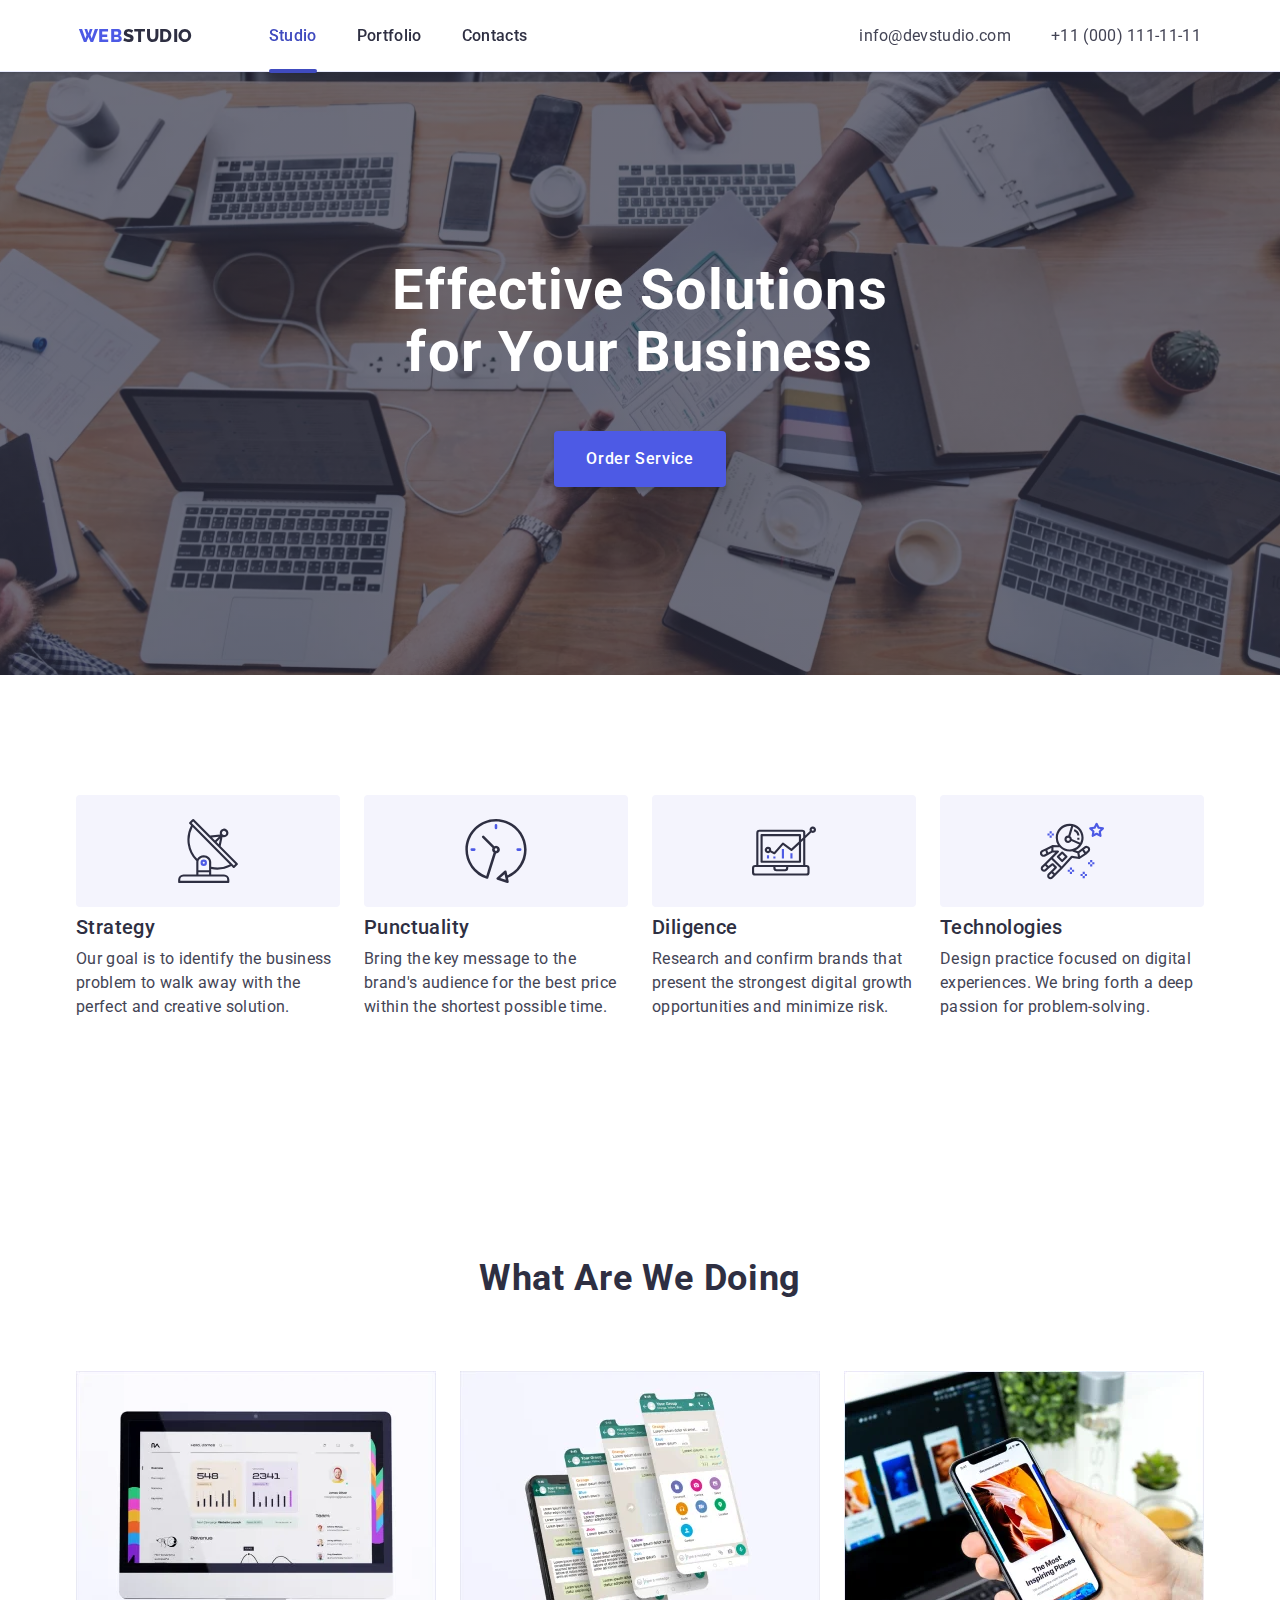
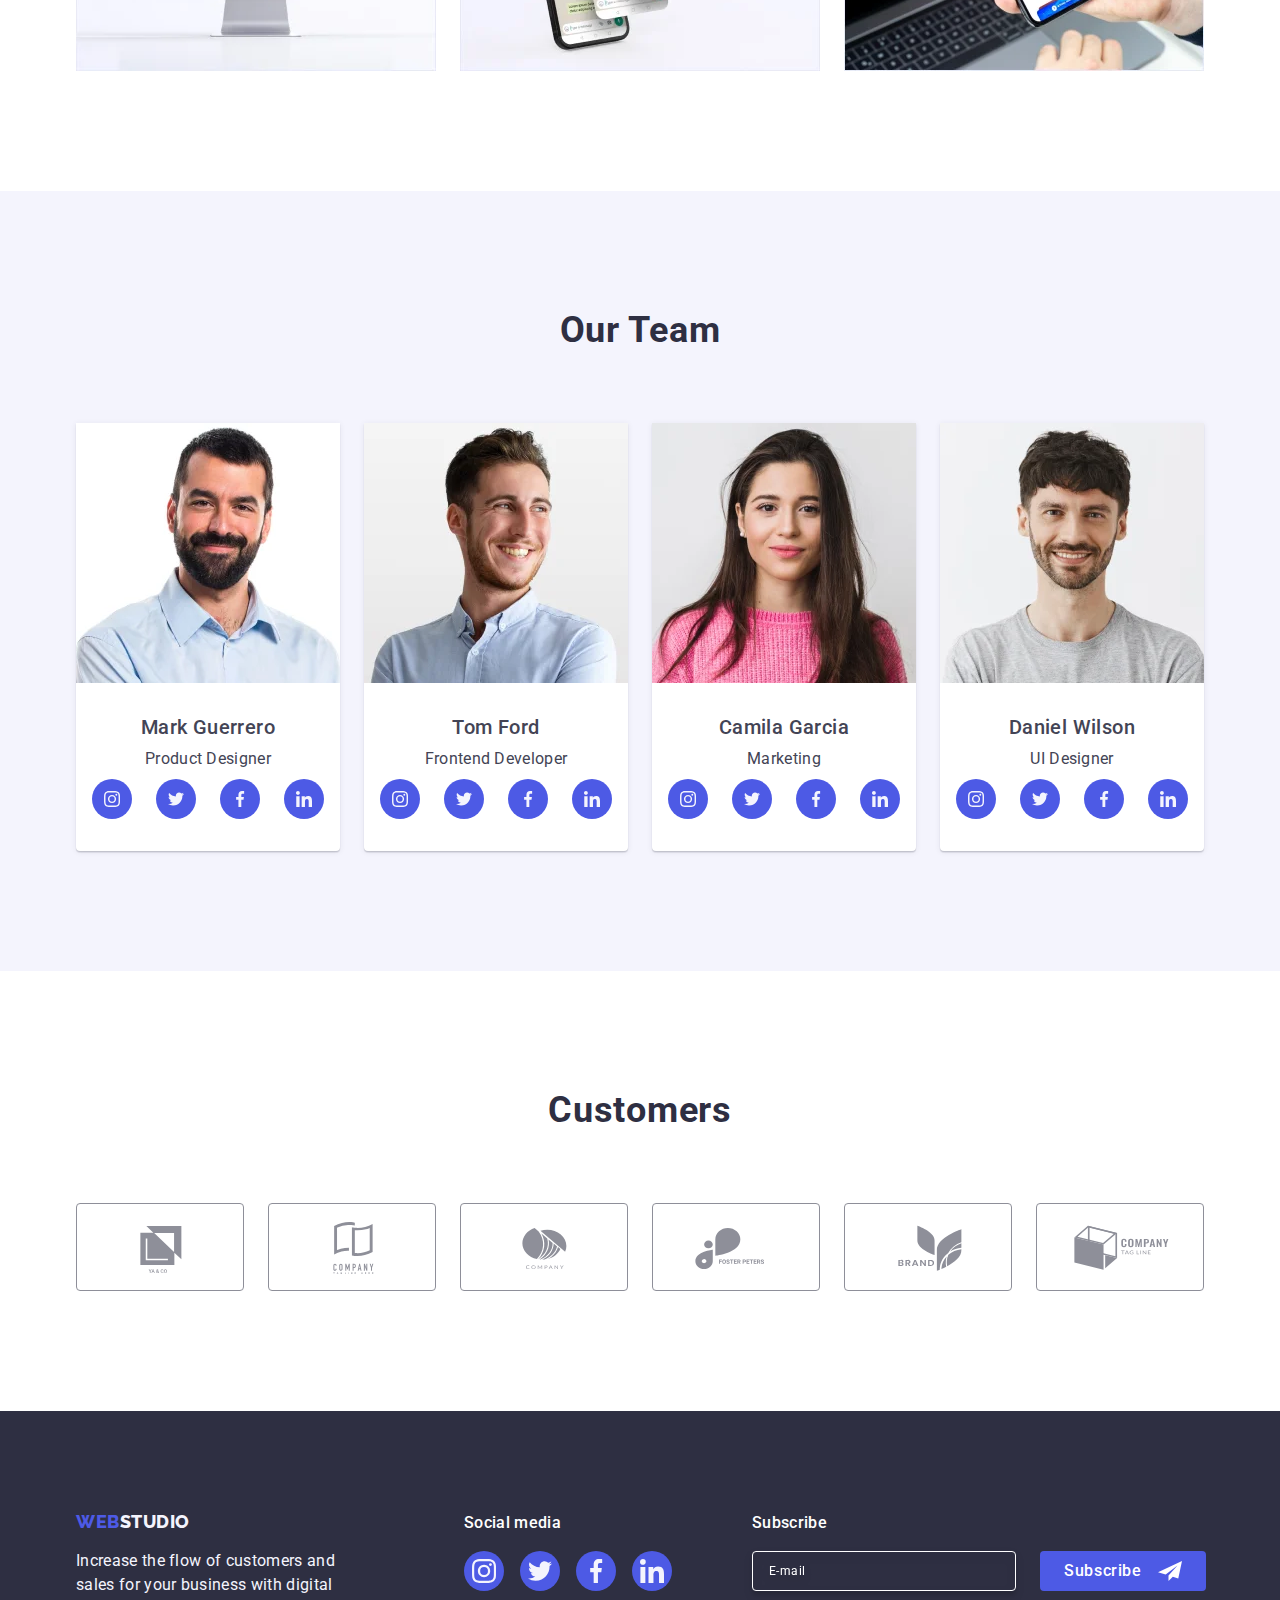
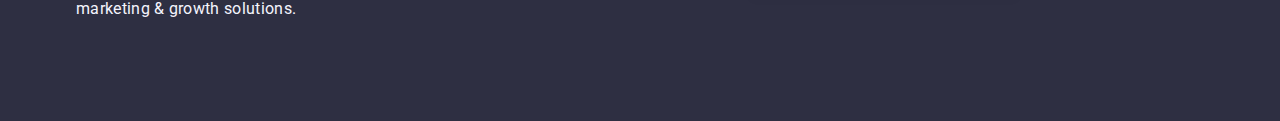
<file: index.html>
<!DOCTYPE html>
<html lang="en">
  <head>
    <meta charset="UTF-8" />
    <meta http-equiv="X-UA-Compatible" content="IE=edge" />
    <meta
      name="viewport"
      content="width=device-width, initial-scale=1.0"
    />
    <title>WEBSTUDIO</title>
    <link
      rel="preconnect"
      href="https://fonts.googleapis.com"
    />
    <link
      rel="preconnect"
      href="https://fonts.gstatic.com"
      crossorigin
    />
    <link
      href="https://fonts.googleapis.com/css2?family=Montserrat:wght@400;700&family=Raleway:wght@800&family=Roboto:wght@400;500;700;900&display=swap"
      rel="stylesheet"
    />
    <link
      href="https://cdn.jsdelivr.net/npm/modern-normalize@2.0.0/modern-normalize.min.css"
      rel="stylesheet"
    />
    <link rel="stylesheet" href="./css/normalize.css" />
    <link rel="stylesheet" href="./css/vars.css" />
    <link rel="stylesheet" href="./css/mobile.css" />
    <link rel="stylesheet" href="./css/tablet.css" />
    <link rel="stylesheet" href="./css/desktop.css" />
    <link rel="stylesheet" href="./css/mobile-menu.css" />
  </head>
  <body>
    <!-- Header -->
    <header class="main-header">
      <div class="container page-header-container">
        <!-- Menu Nav -->
        <nav class="page-nav">
          <!-- Logo -->
          <a class="logo link" href="./index.html"
            >Web<span class="logo-color-studio-header"
              >Studio</span
            >
          </a>
          <ul class="list page-nav-list">
            <!-- Studio -->
            <li class="menu-item">
              <a
                class="menu-link-current link header-hover-active-underline header-active-underline"
                href="./index.html"
                >Studio</a
              >
            </li>
            <!-- Portfolio -->
            <li class="menu-item">
              <a
                class="menu-link link header-hover-active-underline"
                href="./portfolio.html"
                >Portfolio</a
              >
            </li>
            <!-- Contacts -->
            <li class="menu-item">
              <a
                class="menu-link link header-hover-active-underline"
                href=""
                >Contacts</a
              >
            </li>
          </ul>
        </nav>
        <button
          type="button"
          class="header-burger-menu-btn menu-toggle js-open-menu"
          aria-expanded="false"
          aria-controls="mobile-menu"
        >
          <svg
            class="header-burger-menu-icon"
            width="32"
            height="22"
          >
            <use
              href="./images/icons.svg#icon-burger-menu-button"
            ></use>
          </svg>
        </button>
        <address class="address">
          <!-- <div class="address-container"> -->
          <ul class="list page-address-list">
            <li class="menu-item">
              <!-- Mail -->
              <a
                class="contact link"
                href="mailto:info@devstudio.com"
                >info@devstudio.com</a
              >
            </li>
            <li class="menu-item">
              <!-- Phone -->
              <a
                class="contact link"
                href="tel:+110001111111"
                >+11 (000) 111-11-11</a
              >
            </li>
          </ul>
          <!-- </div> -->
        </address>
      </div>
    </header>

    <!-- Main Page -->
    <main class="main-page">
      <!-- Hero Image -->
      <section class="hero-section">
        <div class="hero-container">
          <h1 class="hero-title">
            Effective Solutions for Your Business
          </h1>
          <button
            class="modal-button button"
            type="button"
            data-modal-open
          >
            Order Service
          </button>
        </div>
      </section>

      <!-- Section 1 FEATURES -->
      <section class="section">
        <div class="container">
          <h2 class="visually-hidden">Our features</h2>
          <ul class="list features-list">
            <!-- Feature 1 -->
            <li class="feature-item">
              <div class="feature-item-box">
                <svg width="64" height="64">
                  <use
                    href="./images/icons.svg#icon-antenna_1"
                  ></use>
                </svg>
              </div>
              <h3 class="header-three">Strategy</h3>
              <p class="text-sec-features">
                Our goal is to identify the business problem
                to walk away with the perfect and creative
                solution.
              </p>
            </li>
            <!-- Feature 2 -->
            <li class="feature-item">
              <div class="feature-item-box">
                <svg width="64" height="64">
                  <use
                    href="./images/icons.svg#icon-clock_1"
                  ></use>
                </svg>
              </div>
              <h3 class="header-three">Punctuality</h3>
              <p class="text-sec-features">
                Bring the key message to the brand's
                audience for the best price within the
                shortest possible time.
              </p>
            </li>
            <!-- Feature 3 -->
            <li class="feature-item">
              <div class="feature-item-box">
                <svg width="64" height="64">
                  <use
                    href="./images/icons.svg#icon-diagram_1"
                  ></use>
                </svg>
              </div>
              <h3 class="header-three">Diligence</h3>
              <p class="text-sec-features">
                Research and confirm brands that present the
                strongest digital growth opportunities and
                minimize risk.
              </p>
            </li>
            <!-- Feature 4 -->
            <li class="feature-item">
              <div class="feature-item-box">
                <svg width="64" height="64">
                  <use
                    href="./images/icons.svg#icon-astronaut_1"
                  ></use>
                </svg>
              </div>
              <h3 class="header-three">Technologies</h3>
              <p class="text-sec-features">
                Design practice focused on digital
                experiences. We bring forth a deep passion
                for problem-solving.
              </p>
            </li>
          </ul>
        </div>
      </section>

      <!-- Section 2 PRODUCTS -->
      <section class="section product-section">
        <div class="container">
          <h2 class="header-two">What are we doing</h2>
          <ul class="list products-list">
            <li class="products-item">
              <img
                alt="product_1"
                width="360"
                height="300"
                srcset="
                  ./images/products/products_desktop_1@w360.webp 1x,
                  ./images/products/products_desktop_1@w720.webp 2x
                "
                src="./images/products/products_desktop_1@w360.webp"
                loading="lazy"
              />
            </li>
            <li class="products-item">
              <img
                alt="product_2"
                width="360"
                height="300"
                srcset="
                  ./images/products/products_desktop_2@w360.webp 1x,
                  ./images/products/products_desktop_2@w720.webp 2x
                "
                src="./images/products/products_desktop_2@w360.webp"
                loading="lazy"
              />
            </li>
            <li class="products-item">
              <img
                alt="product_3"
                width="360"
                height="300"
                srcset="
                  ./images/products/products_desktop_3@w360.webp 1x,
                  ./images/products/products_desktop_3@w720.webp 2x
                "
                src="./images/products/products_desktop_3@w360.webp"
                loading="lazy"
              />
            </li>
          </ul>
        </div>
      </section>

      <!-- Section 3 TEAM -->
      <section class="section team-section">
        <div class="container">
          <h2 class="header-two">Our Team</h2>
          <ul class="team-list list">
            <li class="team-card">
              <img
                class="team-card-image"
                src="./images/team/team_1@w264.webp"
                alt="team_card_1"
                width="264"
                height="260"
                srcset="
                  ./images/team/team_1@x1.webp 1x,
                  ./images/team/team_1@x2.webp 2x
                "
                loading="lazy"
              />
              <div class="team-card-sign">
                <h3 class="team-card-name">
                  Mark Guerrero
                </h3>
                <p class="team-text">Product Designer</p>
                <ul class="team-card-socials">
                  <li class="list team-social-icon-item">
                    <a
                      class="team-social-icon-link"
                      href="#"
                    >
                      <svg
                        class="team-social-icon"
                        width="16"
                        height="16"
                      >
                        <use
                          href="./images/icons.svg#icon-instagram"
                        ></use>
                      </svg>
                    </a>
                  </li>
                  <li class="list team-social-icon-item">
                    <a
                      class="team-social-icon-link"
                      href="#"
                    >
                      <svg
                        class="team-social-icon"
                        width="16"
                        height="16"
                      >
                        <use
                          href="./images/icons.svg#icon-twitter"
                        ></use>
                      </svg>
                    </a>
                  </li>
                  <li class="list team-social-icon-item">
                    <a
                      class="team-social-icon-link"
                      href="#"
                    >
                      <svg
                        class="team-social-icon"
                        width="16"
                        height="16"
                      >
                        <use
                          href="./images/icons.svg#icon-facebook"
                        ></use>
                      </svg>
                    </a>
                  </li>
                  <li class="list team-social-icon-item">
                    <a
                      class="team-social-icon-link"
                      href="#"
                    >
                      <svg
                        class="team-social-icon"
                        width="16"
                        height="16"
                      >
                        <use
                          href="./images/icons.svg#icon-linkedin"
                        ></use>
                      </svg>
                    </a>
                  </li>
                </ul>
              </div>
            </li>
            <li class="team-card">
              <img
                class="team-card-image"
                src="/images/team/team_2@x1.webp"
                alt="team_card_2"
                width="264"
                height="260"
                srcset="
                  ./images/team/team_2@x1.webp 1x,
                  ./images/team/team_2@x2.webp 2x
                "
                loading="lazy"
              />
              <div class="team-card-sign">
                <h3 class="team-card-name">Tom Ford</h3>
                <p class="team-text">Frontend Developer</p>
                <ul class="team-card-socials">
                  <li class="list team-social-icon-item">
                    <a
                      class="team-social-icon-link"
                      href="#"
                    >
                      <svg
                        class="team-social-icon"
                        width="16"
                        height="16"
                      >
                        <use
                          href="./images/icons.svg#icon-instagram"
                        ></use>
                      </svg>
                    </a>
                  </li>
                  <li class="list team-social-icon-item">
                    <a
                      class="team-social-icon-link"
                      href="#"
                    >
                      <svg
                        class="team-social-icon"
                        width="16"
                        height="16"
                      >
                        <use
                          href="./images/icons.svg#icon-twitter"
                        ></use>
                      </svg>
                    </a>
                  </li>
                  <li class="list team-social-icon-item">
                    <a
                      class="team-social-icon-link"
                      href="#"
                    >
                      <svg
                        class="team-social-icon"
                        width="16"
                        height="16"
                      >
                        <use
                          href="./images/icons.svg#icon-facebook"
                        ></use>
                      </svg>
                    </a>
                  </li>
                  <li class="list team-social-icon-item">
                    <a
                      class="team-social-icon-link"
                      href="#"
                    >
                      <svg
                        class="team-social-icon"
                        width="16"
                        height="16"
                      >
                        <use
                          href="./images/icons.svg#icon-linkedin"
                        ></use>
                      </svg>
                    </a>
                  </li>
                </ul>
              </div>
            </li>
            <li class="team-card">
              <img
                class="team-card-image"
                src="./images/team/team_3@x1.webp"
                alt="team_card_3"
                width="264"
                height="260"
                srcset="
                  ./images/team/team_3@x1.webp 1x,
                  ./images/team/team_3@x2.webp 2x
                "
                loading="lazy"
              />
              <div class="team-card-sign">
                <h3 class="team-card-name">
                  Camila Garcia
                </h3>
                <p class="team-text">Marketing</p>
                <ul class="team-card-socials">
                  <li class="list team-social-icon-item">
                    <a
                      class="team-social-icon-link"
                      href="#"
                    >
                      <svg
                        class="team-social-icon"
                        width="16"
                        height="16"
                      >
                        <use
                          href="./images/icons.svg#icon-instagram"
                        ></use>
                      </svg>
                    </a>
                  </li>
                  <li class="list team-social-icon-item">
                    <a
                      class="team-social-icon-link"
                      href="#"
                    >
                      <svg
                        class="team-social-icon"
                        width="16"
                        height="16"
                      >
                        <use
                          href="./images/icons.svg#icon-twitter"
                        ></use>
                      </svg>
                    </a>
                  </li>
                  <li class="list team-social-icon-item">
                    <a
                      class="team-social-icon-link"
                      href="#"
                    >
                      <svg
                        class="team-social-icon"
                        width="16"
                        height="16"
                      >
                        <use
                          href="./images/icons.svg#icon-facebook"
                        ></use>
                      </svg>
                    </a>
                  </li>
                  <li class="list team-social-icon-item">
                    <a
                      class="team-social-icon-link"
                      href="#"
                    >
                      <svg
                        class="team-social-icon"
                        width="16"
                        height="16"
                      >
                        <use
                          href="./images/icons.svg#icon-linkedin"
                        ></use>
                      </svg>
                    </a>
                  </li>
                </ul>
              </div>
            </li>
            <li class="team-card">
              <img
                class="team-card-image"
                src="./images/team/team_4@x1.webp"
                alt="team_card_4"
                width="264"
                height="260"
                srcset="
                  ./images/team/team_4@x1.webp 1x,
                  ./images/team/team_4@x2.webp 2x
                "
                loading="lazy"
              />
              <div class="team-card-sign">
                <h3 class="team-card-name">
                  Daniel Wilson
                </h3>
                <p class="team-text">UI Designer</p>
                <ul class="team-card-socials">
                  <li class="list team-social-icon-item">
                    <a
                      class="team-social-icon-link"
                      href="#"
                    >
                      <svg
                        class="team-social-icon"
                        width="16"
                        height="16"
                      >
                        <use
                          href="./images/icons.svg#icon-instagram"
                        ></use>
                      </svg>
                    </a>
                  </li>
                  <li class="list team-social-icon-item">
                    <a
                      class="team-social-icon-link"
                      href="#"
                    >
                      <svg
                        class="team-social-icon"
                        width="16"
                        height="16"
                      >
                        <use
                          href="./images/icons.svg#icon-twitter"
                        ></use>
                      </svg>
                    </a>
                  </li>
                  <li class="list team-social-icon-item">
                    <a
                      class="team-social-icon-link"
                      href="#"
                    >
                      <svg
                        class="team-social-icon"
                        width="16"
                        height="16"
                      >
                        <use
                          href="./images/icons.svg#icon-facebook"
                        ></use>
                      </svg>
                    </a>
                  </li>
                  <li class="list team-social-icon-item">
                    <a
                      class="team-social-icon-link"
                      href="#"
                    >
                      <svg
                        class="team-social-icon"
                        width="16"
                        height="16"
                      >
                        <use
                          href="./images/icons.svg#icon-linkedin"
                        ></use>
                      </svg>
                    </a>
                  </li>
                </ul>
              </div>
            </li>
          </ul>
        </div>
      </section>

      <!-- Section 4 CUSTOMERS -->
      <section class="section customers-section">
        <div class="container">
          <h2 class="header-two">Customers</h2>
          <ul class="customers-items">
            <li class="list customer-items-list">
              <a class="customer-logo-link" href="">
                <svg
                  class="customer-logo-icon"
                  width="104"
                  height="56"
                >
                  <use
                    href="./images/icons.svg#icon-client_1"
                  ></use>
                </svg>
              </a>
            </li>
            <li class="list customer-items-list">
              <a class="customer-logo-link" href="#">
                <svg
                  class="customer-logo-icon"
                  width="104"
                  height="56"
                >
                  <use
                    href="./images/icons.svg#icon-client_2"
                  ></use>
                </svg>
              </a>
            </li>
            <li class="list customer-items-list">
              <a class="customer-logo-link" href="#">
                <svg
                  class="customer-logo-icon"
                  width="104"
                  height="56"
                >
                  <use
                    href="./images/icons.svg#icon-client_3"
                  ></use>
                </svg>
              </a>
            </li>
            <li class="list customer-items-list">
              <a class="customer-logo-link" href="#">
                <svg
                  class="customer-logo-icon"
                  width="104"
                  height="56"
                >
                  <use
                    href="./images/icons.svg#icon-client_4"
                  ></use>
                </svg>
              </a>
            </li>
            <li class="list customer-items-list">
              <a class="customer-logo-link" href="#">
                <svg
                  class="customer-logo-icon"
                  width="104"
                  height="56"
                >
                  <use
                    href="./images/icons.svg#icon-client_5"
                  ></use>
                </svg>
              </a>
            </li>
            <li class="list customer-items-list">
              <a class="customer-logo-link" href="#">
                <svg
                  class="customer-logo-icon"
                  width="104"
                  height="56"
                >
                  <use
                    href="./images/icons.svg#icon-client_6"
                  ></use>
                </svg>
              </a>
            </li>
          </ul>
        </div>
      </section>
    </main>

    <!-- Footer -->
    <footer class="footer">
      <div class="container footer-content-placer">
        <div class="footer-logo-slogan-box">
          <a
            class="logo link footer-logo"
            href="./index.html"
            >Web<span class="logo-color-studio-footer"
              >Studio</span
            >
          </a>
          <p class="text-footer">
            Increase the flow of customers and sales for
            your business with digital marketing & growth
            solutions.
          </p>
        </div>
        <div class="footer-socials-container">
          <p class="footer-header-socials">Social media</p>
          <ul class="footer-social-icons-list list">
            <li class="footer-socials-icons-item">
              <a class="footer-social-link" href="#">
                <svg
                  class="footer-social-icon"
                  width="24"
                  height="24"
                >
                  <use
                    href="./images/icons.svg#icon-instagram"
                  ></use>
                </svg>
              </a>
            </li>
            <li class="footer-socials-icons-item">
              <a class="footer-social-link" href="#">
                <svg
                  class="footer-social-icon"
                  width="24"
                  height="24"
                >
                  <use
                    href="./images/icons.svg#icon-twitter"
                  ></use>
                </svg>
              </a>
            </li>
            <li class="footer-socials-icons-item">
              <a class="footer-social-link" href="#">
                <svg
                  class="footer-social-icon"
                  width="24"
                  height="24"
                >
                  <use
                    href="./images/icons.svg#icon-facebook"
                  ></use>
                </svg>
              </a>
            </li>
            <li class="footer-socials-icons-item">
              <a class="footer-social-link" href="#">
                <svg
                  class="footer-social-icon"
                  width="24"
                  height="24"
                >
                  <use
                    href="./images/icons.svg#icon-linkedin"
                  ></use>
                </svg>
              </a>
            </li>
          </ul>
        </div>
        <div class="footer-subscribe-form-container">
          <p class="footer-subscribe-form-caption">
            Subscribe
          </p>
          <form class="footer-subscribe-form">
            <label
              class="footer-subscribe-label"
              for="subscribe-user-email"
            >
              <input
                class="footer-subscribe-form-input"
                type="email"
                name="subscribe-user-email"
                id="subscribe-user-email"
                placeholder="E-mail"
                required
              />
            </label>
            <button
              class="button footer-subscribe-submit-button"
              type="submit"
            >
              Subscribe
              <svg
                class="footer-subscribe-button-icon"
                width="24"
                height="24"
              >
                <use
                  href="./images/icons.svg#icon-subscribe-plane"
                ></use>
              </svg>
            </button>
          </form>
        </div>
      </div>
    </footer>

    <!-- Backdrop -->
    <div class="backdrop is-hidden" data-modal>
      <div class="modal">
        <button
          type="button"
          class="modal-close-button"
          data-modal-close
        >
          <svg class="modal-close-x" width="8" height="8">
            <use
              href="./images/icons.svg#icon-close1"
            ></use>
          </svg>
        </button>
        <p class="modal-caption">
          Leave your contacts and we will call you back
        </p>
        <form name="modal_contacts" autocomplete="on">
          <div class="modal-form">
            <label class="modal-form-label" for="user-name">
              <span class="modal-list-label">Name</span>
            </label>
            <div class="modal-form-container">
              <input
                class="modal-list-input"
                type="text"
                name="user-name"
                id="user-name"
                placeholder="Your Name"
                required
                minlength="3"
                pattern="^[a-zA_Zа-яА_ЯіІїЇ]+$"
              />
              <svg
                class="modal-form-icon"
                width="18"
                height="24"
              >
                <use
                  href="./images/icons.svg#icon-name"
                ></use>
              </svg>
            </div>
          </div>

          <div class="modal-form">
            <label
              class="modal-form-label"
              for="user-phone"
            >
              <span class="modal-list-label">Phone</span>
            </label>
            <div class="modal-form-container">
              <input
                class="modal-list-input"
                type="tel"
                name="user-phone"
                id="user-phone"
                placeholder="+380-00-000-00-00"
                pattern="^\+?3?8?(0[\s\.-]\d{2}[\s\.-]\d{3}[\s\.-]\d{2}[\s\.-]\d{2})$"
                required
              />
              <svg
                class="modal-form-icon"
                width="18"
                height="24"
              >
                <use
                  href="./images/icons.svg#icon-phone"
                ></use>
              </svg>
            </div>
          </div>

          <div class="modal-form">
            <label
              class="modal-form-label"
              for="user-email"
            >
              <span class="modal-list-label">Email</span>
            </label>
            <div class="modal-form-container">
              <input
                class="modal-list-input"
                type="email"
                name="user-email"
                id="user-email"
                placeholder="mail@mail.com"
                required
              />
              <svg
                class="modal-form-icon"
                width="18"
                height="24"
              >
                <use
                  href="./images/icons.svg#icon-email"
                ></use>
              </svg>
            </div>
          </div>

          <div class="modal-form modal-form-comment">
            <label
              class="modal-form-label"
              for="user-comment"
            >
              <span class="modal-list-label">Comment</span>
            </label>
            <textarea
              name="user-comment"
              class="modal-list-input-comment"
              placeholder="Text input"
              id="user-comment"
            ></textarea>
          </div>

          <div class="modal-checkbox-container">
            <input
              class="privacy-policy-check-input visually-hidden"
              type="checkbox"
              name="user-privacy"
              id="user-privacy"
              required
              value="true"
            />
            <label class="checkbox" for="user-privacy">
              <span class="checkbox-span">
                <svg
                  class="checkbox-icon"
                  width="10"
                  height="8"
                >
                  <use
                    class="modal-form-checkbox"
                    href="./images/icons.svg#icon-check-label"
                  ></use>
                </svg>
              </span>
              I accept the terms and conditions of the
              <a class="privacy-policy-link" href="#"
                >Privacy Policy</a
              >
            </label>
          </div>
          <button class="modal-submit-button" type="submit">
            <span class="model-submit-button-text"
              >Send</span
            >
          </button>
        </form>
      </div>
    </div>

    <!-- Mobile Menu -->
    <div
      class="menu nav-burger-menu-container js-menu-container"
      id="mobile-menu"
    >
      <button
        type="button"
        class="modal-close-button menu-toggle js-close-menu"
      >
        <svg class="modal-close-x" width="8" height="8">
          <use href="./images/icons.svg#icon-close1"></use>
        </svg>
      </button>
      <ul class="list page-nav-mobile-menu-list">
        <li class="menu-item-mobile-menu">
          <a
            class="menu-link-current-mobile-menu menu-item-mobile-menu header-active-underline link"
            href="./index.html"
            >Studio</a
          >
        </li>
        <li class="menu-item-mobile-menu">
          <a
            class="menu-link-mobile-menu link"
            href="./portfolio.html"
            >Portfolio</a
          >
        </li>
        <li class="menu-item-mobile-menu">
          <a class="menu-link-mobile-menu link" href=""
            >Contacts</a
          >
        </li>
      </ul>
      <ul class="list page-address-mobile-menu-list">
        <li class="menu-item-mobile-menu">
          <a
            class="contact-mobile-menu-tel link"
            href="tel:+110001111111"
            >+11 (000) 111-11-11</a
          >
        </li>
        <li class="menu-item-mobile-menu">
          <a
            class="contact-mobile-menu-mail link"
            href="mailto:info@devstudio.com"
            >info@devstudio.com</a
          >
        </li>
      </ul>
      <div class="socials-container-mobile-menu">
        <ul class="social-icons-list-mobile-menu list">
          <li class="footer-socials-icons-item">
            <a class="footer-social-link" href="#">
              <svg
                class="footer-social-icon"
                width="24"
                height="24"
              >
                <use
                  href="./images/icons.svg#icon-instagram"
                ></use>
              </svg>
            </a>
          </li>
          <li class="footer-socials-icons-item">
            <a class="footer-social-link" href="#">
              <svg
                class="footer-social-icon"
                width="24"
                height="24"
              >
                <use
                  href="./images/icons.svg#icon-twitter"
                ></use>
              </svg>
            </a>
          </li>
          <li class="footer-socials-icons-item">
            <a class="footer-social-link" href="#">
              <svg
                class="footer-social-icon"
                width="24"
                height="24"
              >
                <use
                  href="./images/icons.svg#icon-facebook"
                ></use>
              </svg>
            </a>
          </li>
          <li class="footer-socials-icons-item">
            <a class="footer-social-link" href="#">
              <svg
                class="footer-social-icon"
                width="24"
                height="24"
              >
                <use
                  href="./images/icons.svg#icon-linkedin"
                ></use>
              </svg>
            </a>
          </li>
        </ul>
      </div>
    </div>

    <!-- Script -->
    <script defer src="js/mobile-menu.js"></script>
    <script src="./js/modal.js"></script>
  </body>
</html>
</file>
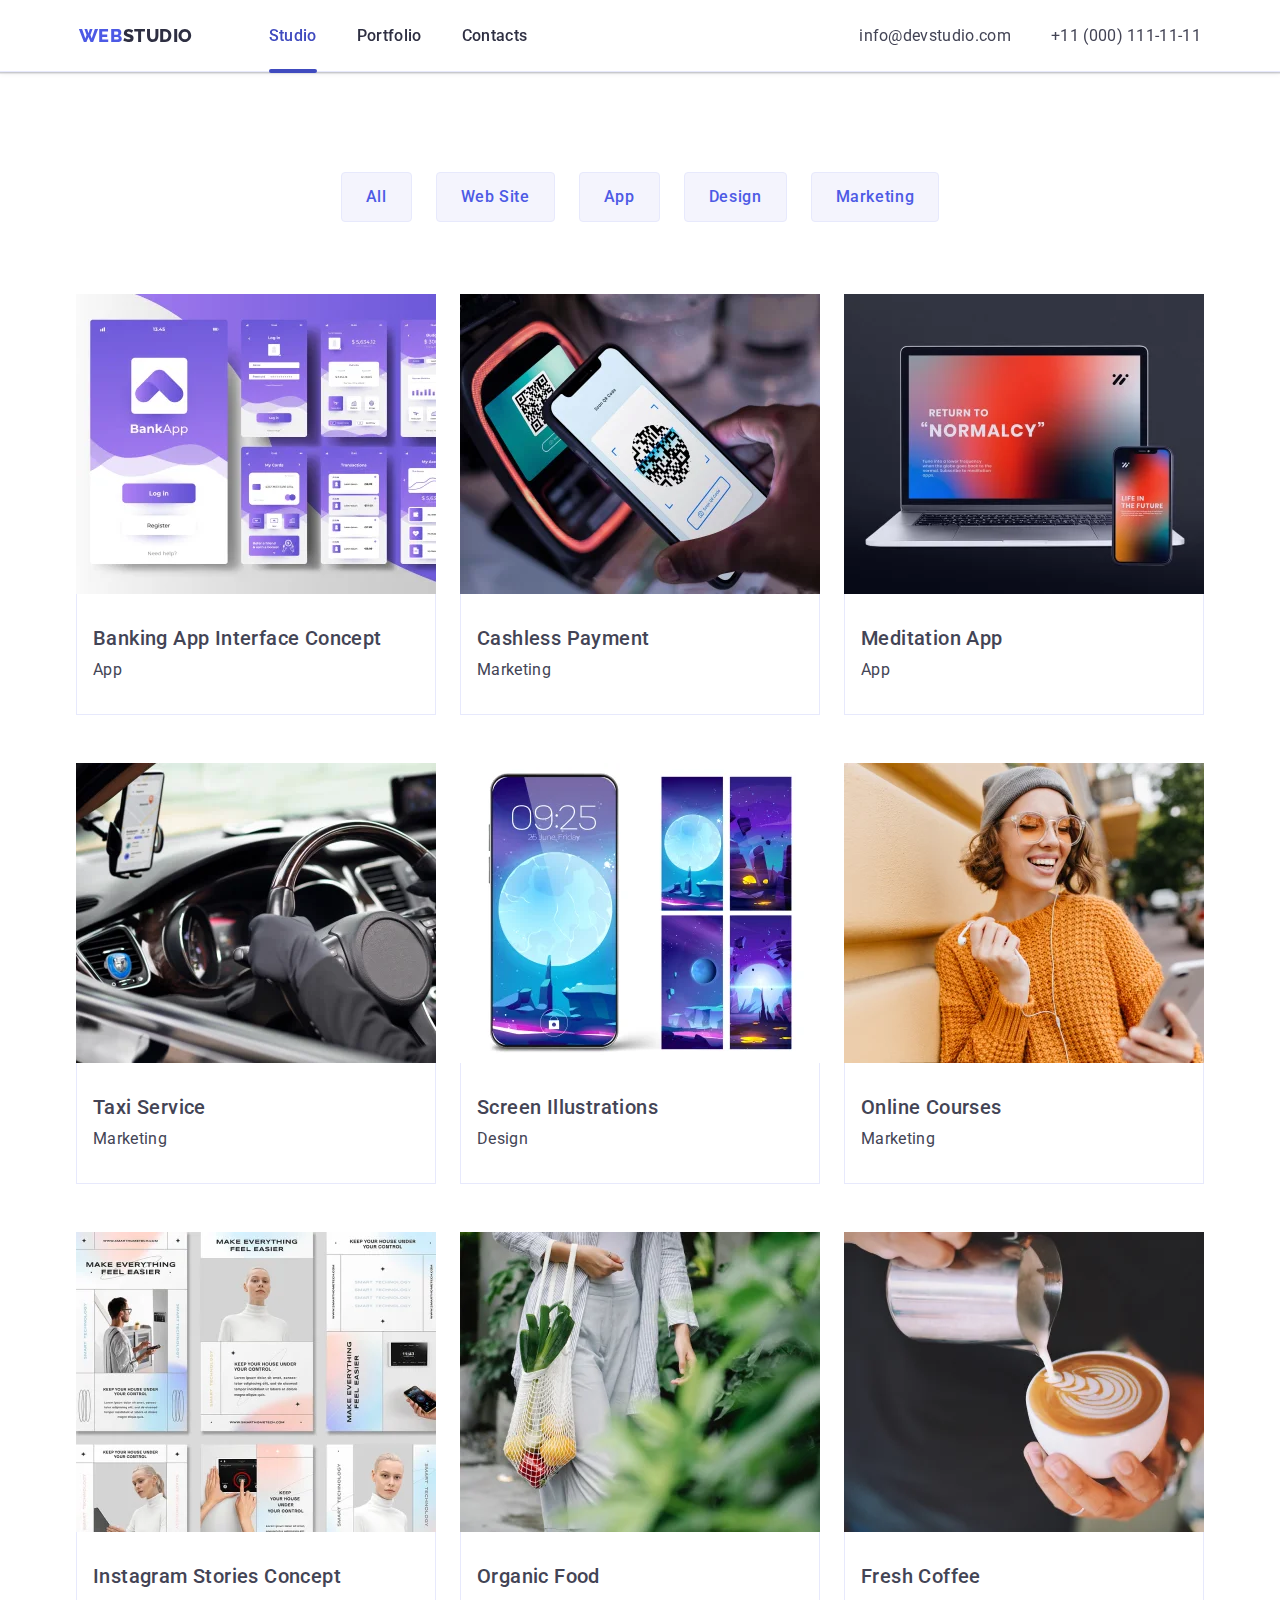
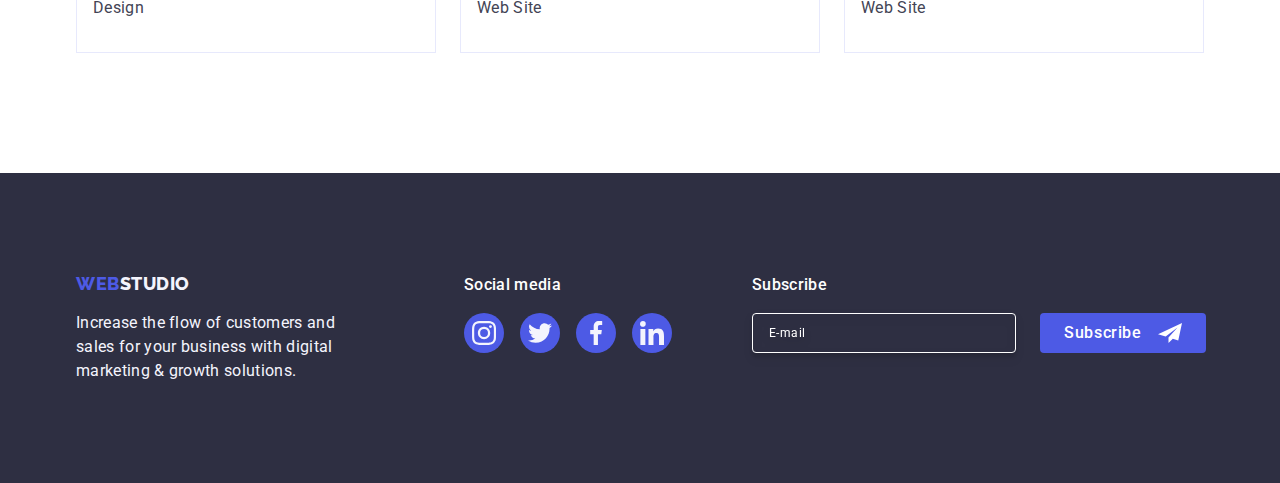
<file: portfolio.html>
<!DOCTYPE html>
<html lang="en">
  <head>
    <meta charset="UTF-8" />
    <meta http-equiv="X-UA-Compatible" content="IE=edge" />
    <meta
      name="viewport"
      content="width=device-width, initial-scale=1.0"
    />
    <title>WEBSTUDIO</title>
    <link
      rel="preconnect"
      href="https://fonts.googleapis.com"
    />
    <link
      rel="preconnect"
      href="https://fonts.gstatic.com"
      crossorigin
    />
    <link
      href="https://fonts.googleapis.com/css2?family=Montserrat:wght@400;700&family=Raleway:wght@800&family=Roboto:wght@400;500;700;900&display=swap"
      rel="stylesheet"
    />
    <link
      href="https://cdn.jsdelivr.net/npm/modern-normalize@2.0.0/modern-normalize.min.css"
      rel="stylesheet"
    />
    <link rel="stylesheet" href="./css/normalize.css" />
    <link rel="stylesheet" href="./css/vars.css" />
    <link rel="stylesheet" href="./css/mobile.css" />
    <link rel="stylesheet" href="./css/tablet.css" />
    <link rel="stylesheet" href="./css/desktop.css" />
    <link rel="stylesheet" href="./css/mobile-menu.css" />
  </head>
  <body>
    <!-- Header -->
    <header class="main-header">
      <div class="container page-header-container">
        <!-- Menu Nav -->
        <nav class="page-nav">
          <!-- Logo -->
          <a class="logo link" href="./index.html"
            >Web<span class="logo-color-studio-header"
              >Studio</span
            >
          </a>
          <ul class="list page-nav-list">
            <!-- Studio -->
            <li class="menu-item">
              <a
                class="menu-link-current link header-hover-active-underline header-active-underline"
                href="./index.html"
                >Studio</a
              >
            </li>
            <!-- Portfolio -->
            <li class="menu-item">
              <a
                class="menu-link link header-hover-active-underline"
                href="./portfolio.html"
                >Portfolio</a
              >
            </li>
            <!-- Contacts -->
            <li class="menu-item">
              <a
                class="menu-link link header-hover-active-underline"
                href=""
                >Contacts</a
              >
            </li>
          </ul>
        </nav>
        <button
          type="button"
          class="header-burger-menu-btn menu-toggle js-open-menu"
          aria-expanded="false"
          aria-controls="mobile-menu"
        >
          <svg
            class="header-burger-menu-icon"
            width="32"
            height="22"
          >
            <use
              href="./images/icons.svg#icon-burger-menu-button"
            ></use>
          </svg>
        </button>
        <address class="address">
          <!-- <div class="address-container"> -->
          <ul class="list page-address-list">
            <li class="menu-item">
              <!-- Mail -->
              <a
                class="contact link"
                href="mailto:info@devstudio.com"
                >info@devstudio.com</a
              >
            </li>
            <li class="menu-item">
              <!-- Phone -->
              <a
                class="contact link"
                href="tel:+110001111111"
                >+11 (000) 111-11-11</a
              >
            </li>
          </ul>
          <!-- </div> -->
        </address>
      </div>
    </header>

    <!-- Main -->
    <main class="portfolio-main">
      <section class="portfolio-section">
        <div class="container">
          <!-- Button Filter -->
          <h1 class="visually-hidden">Portfolio Main</h1>
          <ul class="list portfolio-button-list">
            <li>
              <button
                type="button"
                class="portfolio-button"
              >
                All
              </button>
            </li>
            <li>
              <button
                type="button"
                class="portfolio-button"
              >
                Web Site
              </button>
            </li>
            <li>
              <button
                type="button"
                class="portfolio-button"
              >
                App
              </button>
            </li>
            <li>
              <button
                type="button"
                class="portfolio-button"
              >
                Design
              </button>
            </li>
            <li>
              <button
                type="button"
                class="portfolio-button"
              >
                Marketing
              </button>
            </li>
          </ul>

          <!-- Portfolio Content -->
          <ul class="list portfolio-cards-list">
            <li class="portfolio-card-style">
              <a href="" class="link portfolio-card-link">
                <div class="portfolio-card-overlay-box">
                  <img
                    class="portfolio-card-img-style"
                    alt="banking app"
                    width=""
                    height=""
                    srcset="
                      ./images/portfolio/portfolio_mobile_1@w396.webp  396w,
                      ./images/portfolio/portfolio_mobile_1@w792.webp  792w,
                      ./images/portfolio/portfolio_tablet_1@w356.webp  356w,
                      ./images/portfolio/portfolio_tablet_1@w712.webp  712w,
                      ./images/portfolio/portfolio_desktop_1@w360.webp 360w,
                      ./images/portfolio/portfolio_desktop_1@w720.webp 720w
                    "
                    src="./images/portfolio/portfolio_mobile_1@w396.webp"
                    loading="lazy"
                    sizes="(min-width: 1158px) 360px,
                  (min-width: 768px) 356px, (min-width:
                  428px) 396px, 100vw"
                  />
                  <p class="portfolio-card-overlay-text">
                    14 Stylish and User-Friendly App Design
                    Concepts · Task Manager App · Calorie
                    Tracker App · Exotic Fruit Ecommerce App
                    · Cloud Storage App
                  </p>
                </div>
                <div class="portfolio-card-sign-style">
                  <h2 class="portfolio-card-sign">
                    Banking App Interface Concept
                  </h2>
                  <p class="section-row-text">App</p>
                </div>
              </a>
            </li>
            <li class="portfolio-card-style">
              <a href="" class="link portfolio-card-link">
                <div class="portfolio-card-overlay-box">
                  <img
                    class="portfolio-card-img-style"
                    src="./images/portfolio/row_1/1-2.jpg"
                    alt="cashless payment"
                    width=""
                    height=""
                    srcset="
                      ./images/portfolio/portfolio_mobile_2@w396.webp  396w,
                      ./images/portfolio/portfolio_mobile_2@w792.webp  792w,
                      ./images/portfolio/portfolio_tablet_2@w356.webp  356w,
                      ./images/portfolio/portfolio_tablet_2@w712.webp  712w,
                      ./images/portfolio/portfolio_desktop_2@w360.webp 360w,
                      ./images/portfolio/portfolio_desktop_2@w720.webp 720w
                    "
                    src="./images/portfolio/portfolio_mobile_2@w396.webp"
                    loading="lazy"
                    sizes="(min-width: 1158px) 360px,
                  (min-width: 768px) 356px, (min-width:
                  428px) 396px, 100vw"
                  />
                  <p class="portfolio-card-overlay-text">
                    14 Stylish and User-Friendly App Design
                    Concepts · Task Manager App · Calorie
                    Tracker App · Exotic Fruit Ecommerce App
                    · Cloud Storage App
                  </p>
                </div>
                <div class="portfolio-card-sign-style">
                  <h2 class="portfolio-card-sign">
                    Cashless Payment
                  </h2>
                  <p class="section-row-text">Marketing</p>
                </div>
              </a>
            </li>
            <li class="portfolio-card-style">
              <a href="" class="link portfolio-card-link">
                <div class="portfolio-card-overlay-box">
                  <img
                    class="portfolio-card-img-style"
                    src="./images/portfolio/row_1/1-3.jpg"
                    alt="meditation app"
                    width=""
                    height=""
                    srcset="
                      ./images/portfolio/portfolio_mobile_3@w396.webp  396w,
                      ./images/portfolio/portfolio_mobile_3@w792.webp  792w,
                      ./images/portfolio/portfolio_tablet_3@w356.webp  356w,
                      ./images/portfolio/portfolio_tablet_3@w712.webp  712w,
                      ./images/portfolio/portfolio_desktop_3@w360.webp 360w,
                      ./images/portfolio/portfolio_desktop_3@w720.webp 720w
                    "
                    src="./images/portfolio/portfolio_mobile_3@w396.webp"
                    loading="lazy"
                    sizes="(min-width: 1158px) 360px,
                  (min-width: 768px) 356px, (min-width:
                  428px) 396px, 100vw"
                  />
                  <p class="portfolio-card-overlay-text">
                    14 Stylish and User-Friendly App Design
                    Concepts · Task Manager App · Calorie
                    Tracker App · Exotic Fruit Ecommerce App
                    · Cloud Storage App
                  </p>
                </div>
                <div class="portfolio-card-sign-style">
                  <h2 class="portfolio-card-sign">
                    Meditation App
                  </h2>
                  <p class="section-row-text">App</p>
                </div>
              </a>
            </li>
            <li class="portfolio-card-style">
              <a href="" class="link portfolio-card-link">
                <div class="portfolio-card-overlay-box">
                  <img
                    class="portfolio-card-img-style"
                    src="./images/portfolio/row_2/2-1.jpg"
                    alt="taxi service"
                    width=""
                    height=""
                    srcset="
                      ./images/portfolio/portfolio_mobile_4@w396.webp  396w,
                      ./images/portfolio/portfolio_mobile_4@w792.webp  792w,
                      ./images/portfolio/portfolio_tablet_4@w356.webp  356w,
                      ./images/portfolio/portfolio_tablet_4@w712.webp  712w,
                      ./images/portfolio/portfolio_desktop_4@w360.webp 360w,
                      ./images/portfolio/portfolio_desktop_4@w720.webp 720w
                    "
                    src="./images/portfolio/portfolio_mobile_4@w396.webp"
                    loading="lazy"
                    sizes="(min-width: 1158px) 360px,
                  (min-width: 768px) 356px, (min-width:
                  428px) 396px, 100vw"
                  />
                  <p class="portfolio-card-overlay-text">
                    14 Stylish and User-Friendly App Design
                    Concepts · Task Manager App · Calorie
                    Tracker App · Exotic Fruit Ecommerce App
                    · Cloud Storage App
                  </p>
                </div>
                <div class="portfolio-card-sign-style">
                  <h2 class="portfolio-card-sign">
                    Taxi Service
                  </h2>
                  <p class="section-row-text">Marketing</p>
                </div>
              </a>
            </li>
            <li class="portfolio-card-style">
              <a href="" class="link portfolio-card-link">
                <div class="portfolio-card-overlay-box">
                  <img
                    class="portfolio-card-img-style"
                    src="./images/portfolio/row_2/2-2.jpg"
                    alt="screen illustrations"
                    width=""
                    height=""
                    srcset="
                      ./images/portfolio/portfolio_mobile_5@w396.webp  396w,
                      ./images/portfolio/portfolio_mobile_5@w792.webp  792w,
                      ./images/portfolio/portfolio_tablet_5@w356.webp  356w,
                      ./images/portfolio/portfolio_tablet_5@w712.webp  712w,
                      ./images/portfolio/portfolio_desktop_5@w360.webp 360w,
                      ./images/portfolio/portfolio_desktop_5@w720.webp 720w
                    "
                    src="./images/portfolio/portfolio_mobile_5@w396.webp"
                    loading="lazy"
                    sizes="(min-width: 1158px) 360px,
                  (min-width: 768px) 356px, (min-width:
                  428px) 396px, 100vw"
                  />
                  <p class="portfolio-card-overlay-text">
                    14 Stylish and User-Friendly App Design
                    Concepts · Task Manager App · Calorie
                    Tracker App · Exotic Fruit Ecommerce App
                    · Cloud Storage App
                  </p>
                </div>
                <div class="portfolio-card-sign-style">
                  <h2 class="portfolio-card-sign">
                    Screen Illustrations
                  </h2>
                  <p class="section-row-text">Design</p>
                </div>
              </a>
            </li>
            <li class="portfolio-card-style">
              <a href="" class="link portfolio-card-link">
                <div class="portfolio-card-overlay-box">
                  <img
                    class="portfolio-card-img-style"
                    src="./images/portfolio/row_2/2-3.jpg"
                    alt="online courses"
                    width=""
                    height=""
                    srcset="
                      ./images/portfolio/portfolio_mobile_6@w396.webp  396w,
                      ./images/portfolio/portfolio_mobile_6@w792.webp  792w,
                      ./images/portfolio/portfolio_tablet_6@w356.webp  356w,
                      ./images/portfolio/portfolio_tablet_6@w712.webp  712w,
                      ./images/portfolio/portfolio_desktop_6@w360.webp 360w,
                      ./images/portfolio/portfolio_desktop_6@w720.webp 720w
                    "
                    src="./images/portfolio/portfolio_mobile_6@w396.webp"
                    loading="lazy"
                    sizes="(min-width: 1158px) 360px,
                  (min-width: 768px) 356px, (min-width:
                  428px) 396px, 100vw"
                  />
                  <p class="portfolio-card-overlay-text">
                    14 Stylish and User-Friendly App Design
                    Concepts · Task Manager App · Calorie
                    Tracker App · Exotic Fruit Ecommerce App
                    · Cloud Storage App
                  </p>
                </div>
                <div class="portfolio-card-sign-style">
                  <h2 class="portfolio-card-sign">
                    Online Courses
                  </h2>
                  <p class="section-row-text">Marketing</p>
                </div>
              </a>
            </li>
            <li class="portfolio-card-style">
              <a href="" class="link portfolio-card-link">
                <div class="portfolio-card-overlay-box">
                  <img
                    class="portfolio-card-img-style"
                    src="./images/portfolio/row_3/3-1.jpg"
                    alt="insta stories"
                    width=""
                    height=""
                    srcset="
                      ./images/portfolio/portfolio_mobile_7@w396.webp  396w,
                      ./images/portfolio/portfolio_mobile_7@w792.webp  792w,
                      ./images/portfolio/portfolio_tablet_7@w356.webp  356w,
                      ./images/portfolio/portfolio_tablet_7@w712.webp  712w,
                      ./images/portfolio/portfolio_desktop_7@w360.webp 360w,
                      ./images/portfolio/portfolio_desktop_7@w720.webp 720w
                    "
                    src="./images/portfolio/portfolio_mobile_7@w396.webp"
                    loading="lazy"
                    sizes="(min-width: 1158px) 360px,
                  (min-width: 768px) 356px, (min-width:
                  428px) 396px, 100vw"
                  />
                  <p class="portfolio-card-overlay-text">
                    14 Stylish and User-Friendly App Design
                    Concepts · Task Manager App · Calorie
                    Tracker App · Exotic Fruit Ecommerce App
                    · Cloud Storage App
                  </p>
                </div>
                <div class="portfolio-card-sign-style">
                  <h2 class="portfolio-card-sign">
                    Instagram Stories Concept
                  </h2>
                  <p class="section-row-text">Design</p>
                </div>
              </a>
            </li>
            <li class="portfolio-card-style">
              <a href="" class="link portfolio-card-link">
                <div class="portfolio-card-overlay-box">
                  <img
                    class="portfolio-card-img-style"
                    src="./images/portfolio/row_3/3-2.jpg"
                    alt="organic food"
                    width=""
                    height=""
                    srcset="
                      ./images/portfolio/portfolio_mobile_8@w396.webp  396w,
                      ./images/portfolio/portfolio_mobile_8@w792.webp  792w,
                      ./images/portfolio/portfolio_tablet_8@w356.webp  356w,
                      ./images/portfolio/portfolio_tablet_8@w712.webp  712w,
                      ./images/portfolio/portfolio_desktop_8@w360.webp 360w,
                      ./images/portfolio/portfolio_desktop_8@w720.webp 720w
                    "
                    src="./images/portfolio/portfolio_mobile_8@w396.webp"
                    loading="lazy"
                    sizes="(min-width: 1158px) 360px,
                  (min-width: 768px) 356px, (min-width:
                  428px) 396px, 100vw"
                  />
                  <p class="portfolio-card-overlay-text">
                    14 Stylish and User-Friendly App Design
                    Concepts · Task Manager App · Calorie
                    Tracker App · Exotic Fruit Ecommerce App
                    · Cloud Storage App
                  </p>
                </div>
                <div class="portfolio-card-sign-style">
                  <h2 class="portfolio-card-sign">
                    Organic Food
                  </h2>
                  <p class="section-row-text">Web Site</p>
                </div>
              </a>
            </li>
            <li class="portfolio-card-style">
              <a href="" class="link portfolio-card-link">
                <div class="portfolio-card-overlay-box">
                  <img
                    class="portfolio-card-img-style"
                    src="./images/portfolio/row_3/3-3.jpg"
                    alt="fresh coffee"
                    width=""
                    height=""
                    srcset="
                      ./images/portfolio/portfolio_mobile_9@w396.webp  396w,
                      ./images/portfolio/portfolio_mobile_9@w792.webp  792w,
                      ./images/portfolio/portfolio_tablet_9@w356.webp  356w,
                      ./images/portfolio/portfolio_tablet_9@w712.webp  712w,
                      ./images/portfolio/portfolio_desktop_9@w360.webp 360w,
                      ./images/portfolio/portfolio_desktop_9@w720.webp 720w
                    "
                    src="./images/portfolio/portfolio_mobile_9@w396.webp"
                    loading="lazy"
                    sizes="(min-width: 1158px) 360px,
                  (min-width: 768px) 356px, (min-width:
                  428px) 396px, 100vw"
                  />
                  <p class="portfolio-card-overlay-text">
                    14 Stylish and User-Friendly App Design
                    Concepts · Task Manager App · Calorie
                    Tracker App · Exotic Fruit Ecommerce App
                    · Cloud Storage App
                  </p>
                </div>
                <div class="portfolio-card-sign-style">
                  <h2 class="portfolio-card-sign">
                    Fresh Coffee
                  </h2>
                  <p class="section-row-text">Web Site</p>
                </div>
              </a>
            </li>
          </ul>
        </div>
      </section>
    </main>

    <!-- Footer -->
    <footer class="footer">
      <div class="container footer-content-placer">
        <div class="footer-logo-slogan-box">
          <a
            class="logo link footer-logo"
            href="./index.html"
            >Web<span class="logo-color-studio-footer"
              >Studio</span
            >
          </a>
          <p class="text-footer">
            Increase the flow of customers and sales for
            your business with digital marketing & growth
            solutions.
          </p>
        </div>
        <div class="footer-socials-container">
          <p class="footer-header-socials">Social media</p>
          <ul class="footer-social-icons-list list">
            <li class="footer-socials-icons-item">
              <a class="footer-social-link" href="#">
                <svg
                  class="footer-social-icon"
                  width="24"
                  height="24"
                >
                  <use
                    href="./images/icons.svg#icon-instagram"
                  ></use>
                </svg>
              </a>
            </li>
            <li class="footer-socials-icons-item">
              <a class="footer-social-link" href="#">
                <svg
                  class="footer-social-icon"
                  width="24"
                  height="24"
                >
                  <use
                    href="./images/icons.svg#icon-twitter"
                  ></use>
                </svg>
              </a>
            </li>
            <li class="footer-socials-icons-item">
              <a class="footer-social-link" href="#">
                <svg
                  class="footer-social-icon"
                  width="24"
                  height="24"
                >
                  <use
                    href="./images/icons.svg#icon-facebook"
                  ></use>
                </svg>
              </a>
            </li>
            <li class="footer-socials-icons-item">
              <a class="footer-social-link" href="#">
                <svg
                  class="footer-social-icon"
                  width="24"
                  height="24"
                >
                  <use
                    href="./images/icons.svg#icon-linkedin"
                  ></use>
                </svg>
              </a>
            </li>
          </ul>
        </div>
        <div class="footer-subscribe-form-container">
          <p class="footer-subscribe-form-caption">
            Subscribe
          </p>
          <form class="footer-subscribe-form">
            <label
              class="footer-subscribe-label"
              for="subscribe-user-email"
            >
              <input
                class="footer-subscribe-form-input"
                type="email"
                name="subscribe-user-email"
                id="subscribe-user-email"
                placeholder="E-mail"
                required
              />
            </label>
            <button
              class="button footer-subscribe-submit-button"
              type="submit"
            >
              Subscribe
              <svg
                class="footer-subscribe-button-icon"
                width="24"
                height="24"
              >
                <use
                  href="./images/icons.svg#icon-subscribe-plane"
                ></use>
              </svg>
            </button>
          </form>
        </div>
      </div>
    </footer>

    <!-- Mobile Menu -->
    <div
      class="menu nav-burger-menu-container js-menu-container"
      id="mobile-menu"
    >
      <button
        type="button"
        class="modal-close-button menu-toggle js-close-menu"
      >
        <svg class="modal-close-x" width="8" height="8">
          <use href="./images/icons.svg#icon-close1"></use>
        </svg>
      </button>
      <ul class="list page-nav-mobile-menu-list">
        <li class="menu-item-mobile-menu">
          <a
            class="menu-link-current-mobile-menu link"
            href="./index.html"
            >Studio</a
          >
        </li>
        <li class="menu-item-mobile-menu">
          <a
            class="menu-link-mobile-menu link"
            href="./portfolio.html"
            >Portfolio</a
          >
        </li>
        <li class="menu-item-mobile-menu">
          <a class="menu-link-mobile-menu link" href=""
            >Contacts</a
          >
        </li>
      </ul>
      <ul class="list page-address-mobile-menu-list">
        <li class="menu-item-mobile-menu">
          <a
            class="contact-mobile-menu-tel link"
            href="tel:+110001111111"
            >+11 (000) 111-11-11</a
          >
        </li>
        <li class="menu-item-mobile-menu">
          <a
            class="contact-mobile-menu-mail link"
            href="mailto:info@devstudio.com"
            >info@devstudio.com</a
          >
        </li>
      </ul>
      <div class="socials-container-mobile-menu">
        <ul class="social-icons-list-mobile-menu list">
          <li class="footer-socials-icons-item">
            <a class="footer-social-link" href="#">
              <svg
                class="footer-social-icon"
                width="24"
                height="24"
              >
                <use
                  href="./images/icons.svg#icon-instagram"
                ></use>
              </svg>
            </a>
          </li>
          <li class="footer-socials-icons-item">
            <a class="footer-social-link" href="#">
              <svg
                class="footer-social-icon"
                width="24"
                height="24"
              >
                <use
                  href="./images/icons.svg#icon-twitter"
                ></use>
              </svg>
            </a>
          </li>
          <li class="footer-socials-icons-item">
            <a class="footer-social-link" href="#">
              <svg
                class="footer-social-icon"
                width="24"
                height="24"
              >
                <use
                  href="./images/icons.svg#icon-facebook"
                ></use>
              </svg>
            </a>
          </li>
          <li class="footer-socials-icons-item">
            <a class="footer-social-link" href="#">
              <svg
                class="footer-social-icon"
                width="24"
                height="24"
              >
                <use
                  href="./images/icons.svg#icon-linkedin"
                ></use>
              </svg>
            </a>
          </li>
        </ul>
      </div>
    </div>

    <!-- Script -->
    <script defer src="js/mobile-menu.js"></script>
  </body>
</html>
</file>
<file: css/vars.css>
/* Variables */
:root {
  /* COLORS */
  --accent-color: #4d5ae5;
  --primary-color: #434455;
  --secondary-color: #2e2f42;
  --portfolio-menu-button-active-color: #404bbf;
  --portfolio-menu-button-passive-color: #f4f4fd;
  --portfolio-menu-button-border-color: #e7e9fc;
  --highlight-color: #ffffff;
  --bg-customer-box: #8e8f99;
  --bg-footer-socials-active: #31d0aa;
  --modal-windiw-bg: #fcfcfc;
  height: 40px;
  /* FONTS */
  --primary-font: "Roboto", sans-serif;
  --secondary-font: "Raleway", sans-serif;
  /* Transform Func */
  --trans-time-func: 250ms cubic-bezier(0.4, 0, 0.2, 1);
}
</file>
<file: css/mobile.css>
@media screen and (max-width: 199.98px) {
  body {
    display: none;
  }
}

@media screen and (min-width: 200px) {
  /* MOBILE COMMON */

  /* Components */

  body {
    position: relative;
    font-family: var(--primary-font);
    font-style: normal;
    font-weight: 400;
    letter-spacing: 0.02em;
    color: var(--primary-color);
    background-color: #ffffff;
    min-width: 320px;
  }

  .section-row-text {
    font-size: 16px;
    line-height: 1.5;
    color: var(--primary-color);
  }
  .container {
    width: 428px;
    margin-left: auto;
    margin-right: auto;
    padding-left: 16px;
    padding-right: 16px;
    /* outline: solid 1px red; */
  }

  .section {
    padding-top: 96px;
    padding-bottom: 96px;
    min-width: 428px;
    /* outline: solid 1px teal; */
  }

  .main-header {
    width: 100%;
    height: 70px;
    align-items: center;
    justify-content: space-between;
  }

  .header-two {
    font-weight: 700;
    font-size: 36px;
    line-height: 1.11;
    text-transform: capitalize;
    color: var(--secondary-color);
    letter-spacing: 0.02em;
    text-align: center;
    letter-spacing: 0.02em;
    margin-bottom: 72px;
  }

  .header-three {
    font-family: Roboto;
    font-size: 36px;
    font-style: normal;
    font-weight: 700;
    line-height: 1.1;
    letter-spacing: 0.02em;
    text-transform: capitalize;
    color: var(--secondary-color, #2e2f42);
    text-align: center;
    margin-bottom: 8px;
  }

  .button {
    font-family: "Roboto", sans-serif;
    display: block;
    min-width: 169px;
    height: 56px;
    border: none;
    cursor: pointer;
    margin-left: auto;
    margin-right: auto;
  }

  /* MOBILE HEADER */

  .main-header {
    position: fixed;
    top: 0;
    left: 0;
    z-index: 100;
    display: flex;
    background-color: #ffffff;
    border-bottom-width: 1px;
    border-bottom-style: solid;
    border-bottom-color: #e7e9fc;
    box-shadow: 0px 2px 1px rgba(46, 47, 66, 0.08),
      0px 1px 1px rgba(46, 47, 66, 0.16),
      0px 1px 6px rgba(46, 47, 66, 0.08);
  }

  .logo {
    font-family: var(--secondary-font);
    font-weight: 800;
    font-size: 18px;
    line-height: 1.17;
    letter-spacing: 0.03em;
    text-transform: uppercase;
    text-decoration: none;
    color: var(--accent-color);
    transition: color var(--trans-time-func);
  }

  .page-nav {
    display: flex;
    align-items: center;
  }

  .page-address-list {
    display: flex;
  }

  .page-nav-list {
    display: flex;
    align-items: center;
    padding-left: 0;
    gap: 40px;
  }

  .link:hover,
  .link:focus {
    color: var(--portfolio-menu-button-active-color);
  }

  .logo-color-studio-header {
    color: var(--secondary-color);
  }

  .menu-link {
    display: block;
    position: relative;
    font-weight: 500;
    font-size: 16px;
    line-height: 1.5;
    color: var(--secondary-color);
    padding-top: 24px;
    padding-bottom: 24px;
    transition: var(--trans-time-func);
  }

  .menu-link-current {
    display: block;
    position: relative;
    font-weight: 500;
    font-size: 16px;
    line-height: 1.5;
    color: var(--portfolio-menu-button-active-color);
    padding-top: 24px;
    padding-bottom: 24px;
    transition: var(--trans-time-func);
  }

  .address {
    font-style: normal;
  }

  .contact {
    display: block;
    position: relative;
    font-size: 16px;
    font-weight: 400;
    line-height: 1.5;
    color: var(--primary-color);
    padding-top: 24px;
    padding-bottom: 24px;
    transition: color var(--trans-time-func);
  }

  .page-header-container {
    max-width: 428px;
    display: flex;
  }

  .page-nav-list,
  .page-address-list {
    display: none;
  }

  .page-nav {
    width: 100%;
    justify-content: space-between;
    align-items: center;
  }

  .page-address-mobile-menu-list {
    margin-bottom: 48px;
  }

  /* Header-underlinig */

  .header-active-underline::after {
    content: "";
    display: block;
    position: absolute;
    width: 100%;
    height: 4px;
    left: 0;
    background-color: var(
      --portfolio-menu-button-active-color
    );
    border-radius: 2px;
    bottom: -1px;
    transition: color var(--trans-time-func);
  }

  .header-hover-active-underline:hover::after {
    content: "";
    display: block;
    position: absolute;
    width: 100%;
    height: 4px;
    left: 0;
    background-color: var(
      --portfolio-menu-button-active-color
    );
    color: var(--portfolio-menu-button-active-color);
    border-radius: 2px;
    bottom: -1px;
    transition: color var(--trans-time-func);
  }

  /* MOBILE HERO */

  .hero-section {
    margin-top: 72px;
    padding-top: 112px;
    padding-bottom: 112px;
    width: 100%;
    min-width: 428px;
    background-image: linear-gradient(
        rgba(46, 47, 66, 0.7),
        rgba(46, 47, 66, 0.7)
      ),
      url("../images/hero/bg_mobile@1x.webp");
    background-color: var(--secondary-color);
    background-size: cover;
    background-repeat: no-repeat;
    background-position: center;
  }

  .hero-container {
    padding-left: 54px;
    padding-right: 54px;
    width: 100%;
    height: 100%;
  }

  .hero-title {
    font-size: 36px;
    font-weight: 700;
    text-transform: capitalize;
    line-height: 1.1;
    color: var(--highlight-color);
    letter-spacing: 0.02em;
    text-align: center;
    max-width: 320px;
    margin: 0 auto 72px;
  }

  /* MOBILE FEATURES */

  .features-list {
    display: flex;
    flex-direction: column;
    justify-content: space-between;
    margin-top: 0;
    margin-bottom: 0;
    gap: 72px;
  }

  .feature-item {
    display: flex;
    flex-direction: column;
    height: fit-content;
    width: 396px;
  }

  .feature-item-box {
    display: none;
  }

  .text-sec-features {
    font-weight: 500;
    font-size: 16px;
    line-height: 1.5;
    color: var(--primary-color);
    margin-bottom: 0;
  }

  /* MOBILE PRODUCT  */
  .product-section {
    display: none;
  }

  /* MOBILE TEAM */

  .team-section {
    background-color: #f4f4fd;
  }

  .team-text {
    font-size: 16px;
    line-height: 1.5;
    color: var(--primary-color);
    text-align: center;
    margin-bottom: 8px;
  }

  .team-card-image {
    max-width: 264px;
  }

  .team-card-name {
    text-align: center;
  }

  .team-card-sign {
    padding-top: 32px;
    padding-bottom: 32px;
    padding-left: 16px;
    padding-right: 16px;
  }

  .team-card {
    max-width: 264px;
    background-color: #ffffff;
    border-radius: 0px 0px 4px 4px;
    box-shadow: 0px 2px 1px 0px rgba(46, 47, 66, 0.08),
      0px 1px 1px 0px rgba(46, 47, 66, 0.16),
      0px 1px 6px 0px rgba(46, 47, 66, 0.08);
  }

  .team-card-socials {
    display: flex;
    gap: 24px;
    justify-content: center;
    align-items: center;
  }

  .team-social-icon {
    fill: var(--portfolio-menu-button-passive-color);
  }

  .team-social-icon-link {
    display: flex;
    align-items: center;
    justify-content: center;
    width: 100%;
    height: 100%;
    width: 40px;
    height: 40px;
    background-color: var(--accent-color);
    border-radius: 50%;
    transition: background-color var(--trans-time-func);
  }

  .team-social-icon-link:hover,
  .team-social-icon-link:focus,
  .team-social-icon-link:active {
    background-color: var(
      --portfolio-menu-button-active-color
    );
  }

  .team-card-name {
    text-align: center;
    font-size: 20px;
    font-weight: 500;
    line-height: 1.2;
    letter-spacing: 0.02em;
    margin-bottom: 8px;
  }

  .team-card {
    width: 264px;
  }

  .team-list {
    display: flex;
    flex-wrap: wrap;
    flex-direction: column;
    align-items: center;
    justify-content: center;
    row-gap: 72px;
  }

  /* MOBILE CUSTOMER */

  .customers-section {
    background-color: var(--highlight-color);
  }

  .customers-items {
    display: flex;
    flex-wrap: wrap;
    max-width: 428px;
    column-gap: 16px;
    row-gap: 72px;
    justify-content: center;
    align-items: center;
  }

  .customer-items-list {
    height: 88px;
    width: 190px;
  }

  .customer-logo-link {
    display: flex;
    justify-content: center;
    align-items: center;
    gap: 24px;
    width: 100%;
    height: 100%;
    color: var(--bg-customer-box);
    border: 1px solid var(--bg-customer-box);
    border-radius: 4px;
    transition: border-color var(--trans-time-func),
      color var(--trans-time-func);
  }

  .customer-logo-icon {
    fill: currentColor;
  }

  .customer-logo-link:hover,
  .customer-logo-link:focus,
  .customer-logo-link:active {
    transition: color var(--trans-time-func),
      border-color var(--trans-time-func);
    border-color: var(--portfolio-menu-button-active-color);
    color: var(--portfolio-menu-button-active-color);
  }

  .customer-logo-link .customer-logo-icon:hover,
  .customer-logo-link .customer-logo-icon:active,
  .customer-logo-link .customer-logo-icon:focus {
    transition: color var(--trans-time-func),
      fill var(--trans-time-func);
    fill: var(--portfolio-menu-button-active-color);
    color: var(--portfolio-menu-button-active-color);
  }

  /* MOBILE FOOTER */
  .footer {
    background: var(--secondary-color);
    margin: 0 auto;
    padding-top: 97px;
    padding-bottom: 96px;
    min-width: 428px;
  }

  .footer-content-placer {
    display: flex;
    row-gap: 72px;
    flex-wrap: wrap;
    flex-direction: column;
    justify-content: center;
    align-items: center;
  }

  .footer-logo-slogan-box {
    display: flex;
    flex-direction: column;
    gap: 17px;
    justify-content: center;
    align-items: center;
  }

  .logo-color-studio-footer {
    color: var(--portfolio-menu-button-passive-color);
  }

  .text-footer {
    font-size: 16px;
    line-height: 1.5;
    color: var(--portfolio-menu-button-passive-color);
    width: 268px;
  }

  .footer-logo {
    display: inline-block;
  }

  .footer-logo-text {
    display: flex;
    width: 264px;
    height: fit-content;
    flex-direction: column;
  }

  .footer-socials-container {
    display: flex;
    flex-direction: column;
    justify-content: center;
    align-items: center;
    gap: 16px;
  }

  .footer-header-socials {
    color: var(--highlight-color, #fff);
    font-size: 16px;
    font-family: var(--primary-font);
    font-weight: 500;
    line-height: 1.5;
    letter-spacing: 0.02em;
  }

  .footer-social-icons-list {
    display: flex;
    flex-direction: row;
    justify-content: center;
    align-items: center;
    gap: 16px;
    margin: 0;
  }

  .footer-socials-icons-item {
    width: 100%;
    height: 100%;
  }

  .footer-social-link {
    display: flex;
    align-items: center;
    justify-content: center;
    width: 40px;
    height: 40px;
    border-radius: 50%;
    background-color: var(--accent-color);
    transition: background-color var(--trans-time-func);
  }

  .footer-social-icon {
    fill: var(--portfolio-menu-button-passive-color);
  }

  .footer-social-link:hover,
  .footer-social-link:focus,
  .footer-social-link:active {
    transition: background-color var(--trans-time-func);
    background-color: var(--bg-footer-socials-active);
  }

  .footer-subscribe-form-container {
    display: flex;
    flex-direction: column;
    flex-wrap: wrap;
    justify-content: center;
    align-items: center;
    gap: 16px;
  }

  .footer-subscribe-label {
    display: inline-flex;
    gap: 24px;
  }

  .footer-subscribe-form-caption {
    color: var(--highlight-color, #fff);
    font-size: 16px;
    font-family: var(--primary-font);
    font-weight: 500;
    line-height: 1.5;
    letter-spacing: 0.02em;
  }

  .footer-subscribe-form {
    display: flex;
    flex-direction: column;
    justify-content: flex-start;
    align-items: center;
    gap: 16px;
  }

  .footer-subscribe-form-input {
    width: 398px;
    height: 40px;
    outline: 0;
    font-size: 12px;
    line-height: 1.5;
    letter-spacing: 0.04em;
    filter: drop-shadow(0px 4px 4px rgba(0, 0, 0, 0.15));
    background-color: transparent;
    border-radius: 4px;
    padding: 0;
    padding-left: 16px;
    border: 1px solid var(--highlight-color, #fff);
    box-shadow: 0px 4px 4px 0px rgba(0, 0, 0, 0.15);
    color: var(--highlight-color);
  }

  .footer-subscribe-form-input::placeholder {
    color: var(--highlight-color);
    font-size: 12px;
    font-weight: 400;
    line-height: 2;
    letter-spacing: 0.48px;
  }

  .footer-subscribe-submit-button {
    min-width: 165px;
    height: 40px;
    display: flex;
    justify-content: center;
    align-items: center;
    gap: 16px;
    padding: 8px 24px;
    font-family: "Roboto", sans-serif;
    font-size: 16px;
    font-weight: 500;
    line-height: 1.5;
    letter-spacing: 0.04em;
    color: var(--highlight-color);
    cursor: pointer;
    border-radius: 4px;
    background-color: var(--accent-color, #4d5ae5);
    border: none;
    transition: background-color var(--trans-time-func);
  }

  .footer-subscribe-button-icon {
    fill: var(--highlight-color);
    /* margin-left: 16px; */
  }

  .footer-subscribe-submit-button:hover,
  .footer-subscribe-submit-button:focus,
  .footer-subscribe-submit-button:active {
    background-color: var(--bg-footer-socials-active);
  }

  /*  MOBILE MODAL & MENU BUTTONS */

  .menu-link-mobile-menu {
    color: var(--secondary-color, #2e2f42);
    font-family: Roboto;
    font-size: 36px;
    font-style: normal;
    font-weight: 700;
    line-height: 1.1;
    letter-spacing: 0.02em;
    text-transform: capitalize;
  }

  .contact-mobile-menu-tel {
    font-family: Roboto;
    font-size: 36px;
    font-style: normal;
    font-weight: 700;
    line-height: 1.1;
    letter-spacing: 0.02em;
    text-transform: capitalize;
    width: 100%;
  }

  .modal-button {
    background: var(--accent-color);
    font-weight: 500;
    font-size: 16px;
    line-height: 1.5;
    letter-spacing: 0.04em;
    color: var(--highlight-color);
    box-shadow: 0px 4px 4px 0px rgba(0, 0, 0, 0.15);
    border-radius: 4px;
    padding-left: 32px;
    padding-top: 16px;
    padding-right: 32px;
    padding-bottom: 16px;
    transition: background-color var(--trans-time-func);
  }

  .modal-button:hover,
  .modal-button:focus {
    transition: color var(--trans-time-func);
    background-color: var(
      --portfolio-menu-button-active-color
    );
  }

  .backdrop {
    position: fixed;
    top: 0;
    left: 0;
    z-index: 100;
    width: 100%;
    height: 100%;
    min-height: 584px;
    background-color: rgba(46, 47, 66, 0.4);
    transition: opacity var(--trans-time-func),
      visibility var(--trans-time-func);
    backdrop-filter: blur(2px);
    transition: transform var(--trans-time-func);
  }

  .modal {
    position: fixed;
    top: 50%;
    left: 50%;
    transform: translate(-50%, -50%);
    height: 584px;
    flex-shrink: 0;
    border-radius: 4px;
    background: var(--modal-windiw-bg, #fcfcfc);
    box-shadow: 0px 2px 1px 0px rgba(0, 0, 0, 0.2),
      0px 1px 3px 0px rgba(0, 0, 0, 0.12),
      0px 1px 1px 0px rgba(0, 0, 0, 0.14);
    transition: transform var(--trans-time-func);
    transition: opacity var(--trans-time-func),
      visibility var(--trans-time-func);
    user-select: none;
  }

  .modal-close-button {
    position: absolute;
    top: 24px;
    right: 24px;
    display: flex;
    align-items: center;
    justify-content: center;
    width: 24px;
    height: 24px;
    border-radius: 50%;
    flex-shrink: 0;
    padding: 0;
    border: 1px solid rgba(0, 0, 0, 0.1);
    background: var(--cornflower, #e7e9fc);
    transition: background-color var(--trans-time-func),
      border var(--trans-time-func);
  }

  .modal-close-x {
    fill: var(--secondary-color);
    transition: fill var(--trans-time-func);
  }

  .modal-close-button:hover,
  .modal-close-button:focus,
  .modal-close-button:active {
    border: none;
    background-color: var(
      --portfolio-menu-button-active-color
    );
  }

  .modal-close-button:hover .modal-close-x,
  .modal-close-button:focus .modal-close-x,
  .modal-close-button:active .modal-close-x {
    fill: var(--highlight-color);
  }

  .backdrop.is-hidden {
    opacity: 0;
    visibility: hidden;
    pointer-events: none;
  }

  .modal-caption {
    display: block;
    max-width: 360px;
    color: var(--secondary-color, #2e2f42);
    text-align: center;
    font-size: 16px;
    font-weight: 500;
    line-height: 24px;
    letter-spacing: 0.32px;
    margin-bottom: 16px;
  }

  .modal-form-container {
    position: relative;
    display: flex;
    width: 100%;
    flex-direction: column;
    justify-content: center;
    align-items: center;
    gap: 8px;
    margin-bottom: 8px;
  }

  .modal-form-item {
    position: relative;
    display: block;
  }

  .checkbox-span {
    display: inline-flex;
    width: 16px;
    height: 16px;
    align-items: center;
    justify-content: center;
    fill: transparent;
    border: 1px solid rgba(46, 47, 66, 0.4);
    font-size: 12px;
    line-height: 14px;
    letter-spacing: 0.48px;
    margin-right: 8px;
    border-radius: 2px;
    transition: background-color var(--trans-time-func),
      border var(--trans-time-func),
      fill var(--trans-time-func);
  }

  .checkbox {
    /* display: inline-flex; */
    width: 360px;
    margin-bottom: 24px;
    font-size: 12px;
    line-height: 1.17;
    letter-spacing: 0.04em;
    color: var(--bg-customer-box);
  }

  .privacy-policy-text {
    font-size: 12px;
    line-height: 1.17;
    letter-spacing: 0.04em;
    color: var(--bg-customer-box) #8e8f99;
  }

  .privacy-policy-link {
    color: var(--accent-color);
  }

  .modal-form-icon {
    position: absolute;
    top: 50%;
    left: 16px;
    transform: translateY(-50%);
    fill: var(--secondary-color);
    pointer-events: none;
    transition: fill var(--trans-time-func);
  }

  .modal-list-input {
    color: rgba(46, 47, 66, 0.4);
    position: relative;
    display: block;
    width: 100%;
    height: 40px;
    border-radius: 4px;
    border: 1px solid rgba(46, 47, 66, 0.4);
    padding-left: 38px;
    outline-color: transparent;
    background-color: transparent;
    transition: border-color var(--trans-time-func);
    outline: transparent;
    padding-left: 38px;
    color: rgba(46, 47, 66, 0.4);
    font-size: 12px;
    font-weight: 400;
    line-height: 1.17;
    letter-spacing: 0.04em;
  }

  .modal-form {
    margin-bottom: 8px;
  }

  .modal-list-input-comment {
    width: 100%;
    height: 120px;
    border-radius: 4px;
    border: 1px solid rgba(46, 47, 66, 0.4);
    border-radius: 4px;
    padding-left: 38px;
    transition: border-color var(--trans-time-func);
    outline: transparent;
    resize: none;
    outline-color: transparent;
    background-color: transparent;
    color: rgba(46, 47, 66, 0.4);
    font-size: 12px;
    /* font-family: Roboto;
  font-style: normal; */
    font-weight: 400;
    line-height: 1.17;
    letter-spacing: 0.04em;
    padding: 8px 16px;
  }

  .modal-form-label {
    display: block;
    width: 100%;
    font-size: 12px;
    line-height: 1.17;
    letter-spacing: 0.04em;
    margin-bottom: 4px;
    color: var(--bg-customer-box);
  }

  .modal-submit-button {
    appearance: none;
    display: block;
    min-width: 169px;
    height: 56px;
    margin: 0 auto;
    padding: 16px 32px;
    gap: 10px;
    border-radius: 4px;
    background: var(--accent-color, #4d5ae5);
    box-shadow: 0px 4px 4px 0px rgba(0, 0, 0, 0.15);
    color: var(--highlight-color, #fff);
    text-align: center;
    font-size: 16px;
    /* font-family: Roboto;
  font-style: normal; */
    font-weight: 500;
    line-height: 24px;
    letter-spacing: 0.64px;
    border: 0;
    transition: background-color var(--trans-time-func);
  }

  .modal-checkbox-container {
    margin-bottom: 24px;
  }

  .modal-form-comment {
    margin-bottom: 8px;
  }

  .modal-list-input:focus {
    border-radius: 4px;
    border: 1px solid var(--accent-color, #4d5ae5);
  }

  .modal-list-input-comment:focus {
    border-radius: 4px;
    border: 1px solid var(--accent-color, #4d5ae5);
  }

  .modal-list-input:focus + .modal-form-icon {
    fill: var(--accent-color);
  }

  .privacy-policy-check-input:checked
    + .checkbox
    > .checkbox-span {
    background-color: var(
      --portfolio-menu-button-active-color
    );
    border: none;
    fill: var(--portfolio-menu-button-passive-color);
  }

  .modal-submit-button:hover,
  .modal-submit-button:focus,
  .modal-submit-button:active {
    background-color: var(
      --portfolio-menu-button-active-color
    );
  }

  .modal {
    width: 392px;
    padding-top: 72px;
    padding-left: 16px;
    padding-right: 16px;
    padding-bottom: 24px;
  }

  .socials-container-mobile-menu {
    width: 100%;
    display: flex;
    flex-direction: row;
    justify-content: space-between;
    align-items: center;
  }

  /* MOBILE PORTFOLIO */
  .portfolio-button {
    font-family: var(--primary-font);
    list-style: none;
    font-weight: 500;
    font-size: 16px;
    line-height: 1.5;
    letter-spacing: 0.04em;
    color: #4d5ae5;
    background-color: var(
      --portfolio-menu-button-passive-color
    );
    border-radius: 4px;
    border: 1px solid
      var(--portfolio-menu-button-border-color);
    padding-left: 16px;
    padding-top: 8px;
    padding-right: 16px;
    padding-bottom: 8px;
    transition: color var(--trans-time-func),
      background-color var(--trans-time-func),
      border-color var(--trans-time-func),
      box-shadow var(--trans-time-func);
  }

  .portfolio-button:hover,
  .portfolio-button:focus {
    transition: background-color var(--trans-time-func);
    background-color: var(
      --portfolio-menu-button-active-color
    );
    cursor: pointer;
    color: var(--highlight-color);

    border-radius: 4px;
    background: var(--portfolio-menu-button-active-color);
    box-shadow: 0px 2px 2px 0px rgba(0, 0, 0, 0.12),
      0px 2px 1px 0px rgba(0, 0, 0, 0.08),
      0px 3px 1px 0px rgba(0, 0, 0, 0.1);
    border: 1px solid transparent;
  }

  .portfolio-button-list {
    max-width: 280px;
    display: flex;
    flex-direction: row;
    flex-wrap: wrap;
    justify-content: flex-start;
    gap: 24px;
    margin-bottom: 48px;
    margin-top: 0;
    transition: color var(--trans-time-func),
      background-color var(--trans-time-func),
      border-color var(--trans-time-func),
      box-shadow var(--trans-time-func);
  }

  .portfolio-main {
    padding-top: 70px;
  }

  .portfolio-section {
    padding-top: 48px;
    padding-bottom: 48px;
  }

  .portfolio-card-link {
    display: block;
    transition: box-shadow var(--trans-time-func);
  }

  .portfolio-cards-list {
    display: flex;
    flex-wrap: wrap;
    row-gap: 40px;
  }

  .portfolio-card-img-style {
    display: block;
    overflow: hidden;
    width: 396px;
    height: 280px;
  }

  .portfolio-card-sign {
    color: var(--primary-color, #434455);
    font-size: 20px;
    font-weight: 500;
    line-height: 1.2;
    letter-spacing: 0.02em;
    margin-bottom: 8px;
  }

  .portfolio-card-style {
    position: relative;
    background: var(--white, #fff);
    transition: box-shadow var(--trans-time-func);
  }

  .portfolio-card-link:hover .portfolio-card-overlay-text,
  .portfolio-card-link:focus .portfolio-card-overlay-text {
    transform: translateY(0%);
  }

  .portfolio-card-link:hover,
  .portfolio-card-link:focus {
    transition: box-shadow var(--trans-time-func);
    box-shadow: 0px 1px 6px rgba(46, 47, 66, 0.08),
      0px 1px 1px rgba(46, 47, 66, 0.16),
      0px 2px 1px rgba(46, 47, 66, 0.08);
  }

  .portfolio-card-sign-style {
    padding-top: 32px;
    padding-bottom: 32px;
    padding-left: 16px;
    padding-right: 16px;
    border: 1px solid
      var(--portfolio-menu-button-border-color);
    /* border: 1px solid #e7e9fc; */
    border-top: none;
  }

  .portfolio-card-overlay-box {
    position: relative;
    overflow: hidden;
  }

  .portfolio-card-overlay-text {
    color: var(
      --portfolio-menu-button-passive-color,
      #f4f4fd
    );
    background-color: var(--accent-color);
    font-size: 16px;
    line-height: 1.5;
    letter-spacing: 0.02em;
    position: absolute;
    top: 0;
    padding: 40px 32px;
    width: 100%;
    height: 100%;
    transform: translateY(100%);
    transition: transform var(--trans-time-func);
  }

  .portfolio-card-link:hover .portfolio-card-overlay,
  .portfolio-card-link:focus .portfolio-card-overlay {
    transform: translate(0, 0);
  }
}

@media (min-device-pixel-ratio: 2),
  (min-resolution: 192dpi),
  (min-resolution: 2dppx) {
  .hero-section {
    background-image: linear-gradient(
        rgba(46, 47, 66, 0.7),
        rgba(46, 47, 66, 0.7)
      ),
      url("../images/hero/bg_mobile@2x.webp");
  }
}
</file>
<file: css/tablet.css>
@media screen and (min-width: 768px) {
  .section {
    padding-top: 96px;
    padding-bottom: 96px;
  }

  /* TABLET COMMON */

  .container {
    width: 768px;
    margin-left: auto;
    margin-right: auto;
    padding-left: 16px;
    padding-right: 16px;
  }

  /* TABLET HEADER */

  .main-header {
    width: 100%;
    height: 72px;
    align-items: center;
  }

  .header-btn {
    display: none;
  }

  .header-three {
    text-align: left;
    margin-bottom: 8px;
  }

  .page-nav {
    width: fit-content;
    justify-content: space-between;
    align-items: center;
  }

  .page-header-container {
    max-width: 768px;
    justify-content: space-between;
    align-items: center;
    height: 72px;
  }

  .logo {
    margin-right: 120px;
  }

  .page-nav-list {
    display: flex;
    align-items: center;
    padding-left: 0;
    gap: 40px;
  }

  .page-address-list {
    display: flex;
    flex-direction: column;
    gap: 12px;
    padding: 24px 0;
    font-family: Roboto;
    font-size: 12px;
    font-style: normal;
    font-weight: 400;
    line-height: 0.9;
    letter-spacing: 0.04em;
  }

  .contact {
    padding: 0;
    font-family: Roboto;
    font-size: 12px;
    font-style: normal;
    font-weight: 400;
    line-height: 1.2;
    letter-spacing: 0.04em;
  }

  /* TABLET HERO */

  .hero-section {
    margin-top: 70px;
    width: 100%;
    background-repeat: no-repeat;
    background-position: center;
    background-size: cover;
  }

  .hero-container {
    width: 100%;
    height: 100%;
    padding-left: 136px;
    padding-right: 136px;
  }

  .hero-title {
    font-size: 56px;
    font-weight: 700;
    line-height: 1.1;
    letter-spacing: 0.02em;
    max-width: 496px;
    margin: 0 auto 36px;
    text-transform: none;
  }

  /* TABLET PRODUCTS */

  /* TABLET FEATURES */

  .features-list {
    flex-direction: row;
    flex-wrap: wrap;
    row-gap: 72px;
    column-gap: 24px;
  }

  .feature-item {
    width: 356px;
  }

  .feature-item-box {
    display: none;
  }

  /* TABLET TEAM */

  .team-list {
    display: flex;
    flex-wrap: wrap;
    flex-direction: row;
    align-items: center;
    justify-content: center;
    column-gap: 24px;
    row-gap: 64px;
  }

  .team-card {
    flex-basis: calc((100% - 1 * 24px) / 2);
  }

  /* TABLET CUSTOMERS */

  .customers-items {
    display: flex;
    flex-wrap: wrap;
    max-width: 768px;
    column-gap: 24px;
    row-gap: 88px;
    justify-content: center;
    align-items: center;
  }

  .customer-items-list {
    height: 88px;
    width: 190px;
  }

  /* TABLET MOBILE MENU */
  #mobile-menu {
    display: none;
  }

  .header-burger-menu-btn {
    display: none;
  }

  /* TABLET MODAL */
  .modal {
    width: 408px;
    padding-top: 72px;
    padding-left: 24px;
    padding-right: 24px;
    padding-bottom: 24px;
  }

  /* TABLET FOOTER */
  .footer {
    background: var(--secondary-color);
    /* width: 768px; */
    margin: 0 auto;
    /* height: 312px; */
    padding-top: 96px;
    padding-bottom: 96px;
  }

  .footer-content-placer {
    display: flex;
    row-gap: 72px;
    flex-wrap: wrap;
    flex-direction: row;
    justify-content: flex-start;
    align-items: center;
    column-gap: 24px;
    padding-left: 108px;
  }

  .footer-logo-slogan-box {
    display: flex;
    flex-direction: column;
    gap: 17px;
    justify-content: center;
    align-items: flex-start;
  }

  .footer-socials-container {
    height: 110px;
    display: flex;
    flex-direction: column;
    justify-content: start;
    align-items: flex-start;
    gap: 16px;
  }

  .footer-social-icons-list {
    display: flex;
    flex-direction: row;
    justify-content: center;
    align-items: center;
    gap: 16px;
    margin: 0;
  }
  .footer-subscribe-form-container {
    display: flex;
    flex-direction: column;
    flex-wrap: wrap;
    justify-content: center;
    align-items: flex-start;
    gap: 16px;
  }
  .footer-subscribe-form {
    display: flex;
    flex-direction: row;
    justify-content: flex-start;
    align-items: center;
    row-gap: 16px;
    column-gap: 24px;
  }
  .footer-subscribe-form-input {
    width: 264px;
  }

  /* TABLET PORTFOLIO */

  .portfolio-main {
    padding-top: 72px;
  }

  .portfolio-section {
    padding-top: 64px;
    padding-bottom: 96px;
  }

  .portfolio-card-img-style {
    display: block;
    overflow: hidden;
    width: 356px;
    height: 300px;
  }

  .portfolio-cards-list {
    display: flex;
    flex-wrap: wrap;
    flex-basis: calc((100% - 2 * 24px) / 3);
    column-gap: 24px;
    row-gap: 48px;
  }

  .portfolio-button {
    padding-left: 24px;
    padding-top: 12px;
    padding-right: 24px;
    padding-bottom: 12px;
  }

  .portfolio-button-list {
    max-width: none;
    display: flex;
    flex-direction: row;
    justify-content: center;
    gap: 24px;
    margin-bottom: 72px;
    margin-top: 0;
    transition: color var(--trans-time-func),
      background-color var(--trans-time-func),
      border-color var(--trans-time-func),
      box-shadow var(--trans-time-func);
  }
}

@media only screen and (min-width: 768px) {
  .hero-section {
    background-image: linear-gradient(
        rgba(46, 47, 66, 0.7),
        rgba(46, 47, 66, 0.7)
      ),
      url("../images/hero/bg_tablet@1x.webp");
  }
  @media (min-device-pixel-ratio: 2),
    (min-resolution: 192dpi),
    (min-resolution: 2dppx) {
    .hero-section {
      background-image: linear-gradient(
          rgba(46, 47, 66, 0.7),
          rgba(46, 47, 66, 0.7)
        ),
        url("../images/hero/bg_tablet@2x.webp");
    }
  }
}
</file>
<file: css/desktop.css>
@media screen and (min-width: 1158px) {
  body {
    margin-top: 72px;
  }

  .section {
    padding-top: 120px;
    padding-bottom: 120px;
  }

  .container {
    width: 1158px;
    margin-left: auto;
    margin-right: auto;
    padding-left: 15px;
    padding-right: 15px;
  }

  .header-two {
    margin-bottom: 72px;
  }

  .header-three {
    font-size: 20px;
    font-weight: 500;
    line-height: 1.2;
    letter-spacing: 0.02em;
    text-align: left;
    margin-bottom: 8px;
  }

  .main-header {
    width: 100%;
    height: 72px;
    display: flex;
    align-items: center;
  }

  .header-btn {
    display: none;
  }

  .page-header-container {
    max-width: 1158px;
    align-items: center;
    justify-content: center;
    gap: 332px;
  }

  .page-address-list {
    width: 100%;
    flex-direction: row;
    align-items: center;
    gap: 40px;
    letter-spacing: 0.02em;
  }

  .logo {
    margin-right: 76px;
  }
  .contact {
    font-family: Roboto;
    font-size: 16px;
    font-style: normal;
    font-weight: 400;
    line-height: 1.5;
    letter-spacing: 0.02em;
  }

  .contact:hover,
  .contact:focus {
    color: var(--portfolio-menu-button-active-color);
  }

  #mobile-menu {
    display: none;
  }

  .nav-burger-menu-container {
    display: none;
  }

  .toggle-menu {
    display: none;
  }

  .modal {
    width: 408px;
  }

  .hero-section {
    margin-top: 72px;
    width: 100%;
    background-repeat: no-repeat;
    background-position: center;
    background-size: cover;
    padding: 0;
  }

  .hero-container {
    padding: 188px 0;
  }

  .hero-title {
    font-size: 56px;
    font-weight: 700;
    line-height: 1.1;
    letter-spacing: 0.02em;
    max-width: 496px;
    margin: 0 auto 48px;
  }

  .feature-item-box {
    display: flex;
    justify-content: center;
    align-items: center;
    width: 264px;
    height: 112px;
    background-color: var(
      --portfolio-menu-button-passive-color
    );
    padding-left: 100px;
    padding-right: 100px;
    padding-top: 24px;
    padding-bottom: 24px;
    margin-bottom: 8px;
    border-radius: 4px;
  }

  .features-list {
    gap: 24px;
    flex-wrap: nowrap;
    flex-direction: row;
  }

  .text-sec-features {
    font-weight: 400;
  }

  .product-section {
    display: block;
  }

  .products-list {
    display: flex;
    flex-wrap: wrap;
    gap: 24px;
  }

  .products-item {
    display: block;
  }

  .products-container {
    margin-top: 120px;
  }
  .products-list {
    display: flex;
    flex-wrap: wrap;
    gap: 24px;
  }

  .products-item {
    display: block;
  }

  .team-card {
    flex-basis: calc((100% - 3 * 24px) / 4);
  }

  .team-list {
    display: flex;
    flex-wrap: nowrap;
    flex-direction: row;
    align-items: center;
    justify-content: center;
    gap: 24px;
  }

  /* DESKTOP CUSTOMER */

  .customers-items {
    display: flex;
    max-width: 1128px;
    gap: 24px;
    justify-content: center;
    align-items: center;
  }

  .customer-items-list {
    height: 88px;
    width: 168px;
  }

  /* DESKTOP FOOTER */
  .footer {
    background: var(--secondary-color);
    margin: 0 auto;
    padding-top: 100px;
    padding-bottom: 100px;
  }

  .footer-content-placer {
    display: flex;
    row-gap: 0;
    column-gap: 0;
    flex-wrap: nowrap;
    flex-direction: row;
    justify-content: flex-start;
    align-items: center;
  }

  .footer-logo-slogan-box {
    display: flex;
    flex-direction: column;
    gap: 17px;
    justify-content: center;
    align-items: flex-start;
    margin-right: 120px;
  }

  .footer-socials-container {
    min-height: 110px;
    display: flex;
    flex-direction: column;
    justify-content: start;
    align-items: flex-start;
    gap: 16px;
    margin-right: 80px;
  }

  .footer-social-icons-list {
    display: flex;
    flex-direction: row;
    justify-content: center;
    align-items: center;
    gap: 16px;
    margin: 0;
  }
  .footer-subscribe-form-container {
    min-height: 110px;
    display: flex;
    flex-direction: column;
    flex-wrap: wrap;
    justify-content: start;
    align-items: flex-start;
    gap: 16px;
  }
  .footer-subscribe-form {
    display: flex;
    flex-direction: row;
    justify-content: flex-start;
    align-items: center;
    row-gap: 16px;
    column-gap: 24px;
  }
  .footer-subscribe-form-input {
    width: 264px;
  }

  /* DESCTOP PORTFOLIO */

  .portfolio-main {
    padding-top: 0px;
  }

  .portfolio-card-img-style {
    display: block;
    overflow: hidden;
    width: 360px;
    height: 300px;
  }

  .portfolio-section {
    padding-top: 100px;
    padding-bottom: 120px;
  }
}

@media only screen and (min-width: 1158px) {
  .hero-section {
    background-image: linear-gradient(
        rgba(46, 47, 66, 0.7),
        rgba(46, 47, 66, 0.7)
      ),
      url("../images/hero/bg-desktop@1x.webp");
  }
}

@media only screen and (min-width: 1158px) {
  .hero-section {
    background-image: linear-gradient(
        rgba(46, 47, 66, 0.7),
        rgba(46, 47, 66, 0.7)
      ),
      url("../images/hero/bg-desktop@1x.webp");
  }

  /* Retina*/
  @media (min-device-pixel-ratio: 2),
    (min-resolution: 192dpi),
    (min-resolution: 2dppx) {
    .hero-section {
      background-image: linear-gradient(
          rgba(46, 47, 66, 0.7),
          rgba(46, 47, 66, 0.7)
        ),
        url("../images/hero/bg-desktop@2x.webp");
    }
  }
}
</file>
<file: css/mobile-menu.css>
.menu-toggle {
  cursor: pointer;
  outline: none;
  appearance: none;
  outline: transparent;
  background-color: transparent;
}

.menu-toggle:hover,
.menu-toggle:focus {
  background-color: rgba(0, 0, 0, 0.1);
}

.nav-burger-menu-container {
  position: fixed;
  width: 100%;
  top: 0;
  left: 0;
  width: 100vw;
  height: 100vh;
  width: 100%;
  height: 100%;
  padding: 80px 40px 35px;
  display: flex;
  flex-direction: column;
  background-color: var(--highlight-color);
  z-index: 999;
  transform: translateX(100%);
  transition: transform 250ms ease-in-out;
}

.nav-burger-menu-container.is-open {
  transform: translateX(0);
}

.nav-burger-menu-container .menu-toggle {
  position: absolute;
  top: 16px;
  right: 16px;
  color: #fff;
}

.header-burger-menu-icon {
  stroke: var(--secondary-color);
}

.page-nav-mobile-menu-list {
  display: flex;
  flex-direction: column;
  gap: 40px;
  margin-bottom: auto;
}

.menu-item-mobile-menu {
  color: var(--secondary-color);
  font-family: Roboto;
  font-size: 36px;
  font-style: normal;
  font-weight: 700;
  line-height: 1.1;
  letter-spacing: 0.02em;
  text-transform: capitalize;
  transition: color var(--trans-time-func);
  min-width: 353px;
}

.menu-item-mobile-menu:hover,
.menu-item-mobile-menu:focus,
.menu-item-mobile-menu:active {
  color: var(--portfolio-menu-button-active-color);
}

.contact-mobile-menu-tel {
  width: 100%;
  color: var(--accent-color);
  font-size: 36px;
  font-weight: 700;
  line-height: 1.1;
  letter-spacing: 0.02em;
  text-transform: capitalize;
}

.contact-mobile-menu-mail {
  color: var(--secondary-color);
  font-size: 20px;
  font-weight: 500;
  line-height: 1.2;
  letter-spacing: 0.02em;
}

.menu-item-mobile-menu {
  width: 100%;
}

.header-burger-menu-btn {
  border: none;
  cursor: pointer;
  outline: none;
  appearance: none;
  outline: transparent;
  background-color: transparent;
}

.socials-container-mobile-menu {
  display: flex;
  align-items: center;
  justify-content: space-between;
}

.social-icons-list-mobile-menu {
  width: 328px;
  display: flex;
  flex-direction: row;
  justify-content: space-between;
  align-items: center;
  margin: 0;
}
.menu-link-current-mobile-menu {
  color: var(--portfolio-menu-button-active-color);
}

.menu-link-current-mobile-menu:visited {
  color: inherit;
}
</file>
